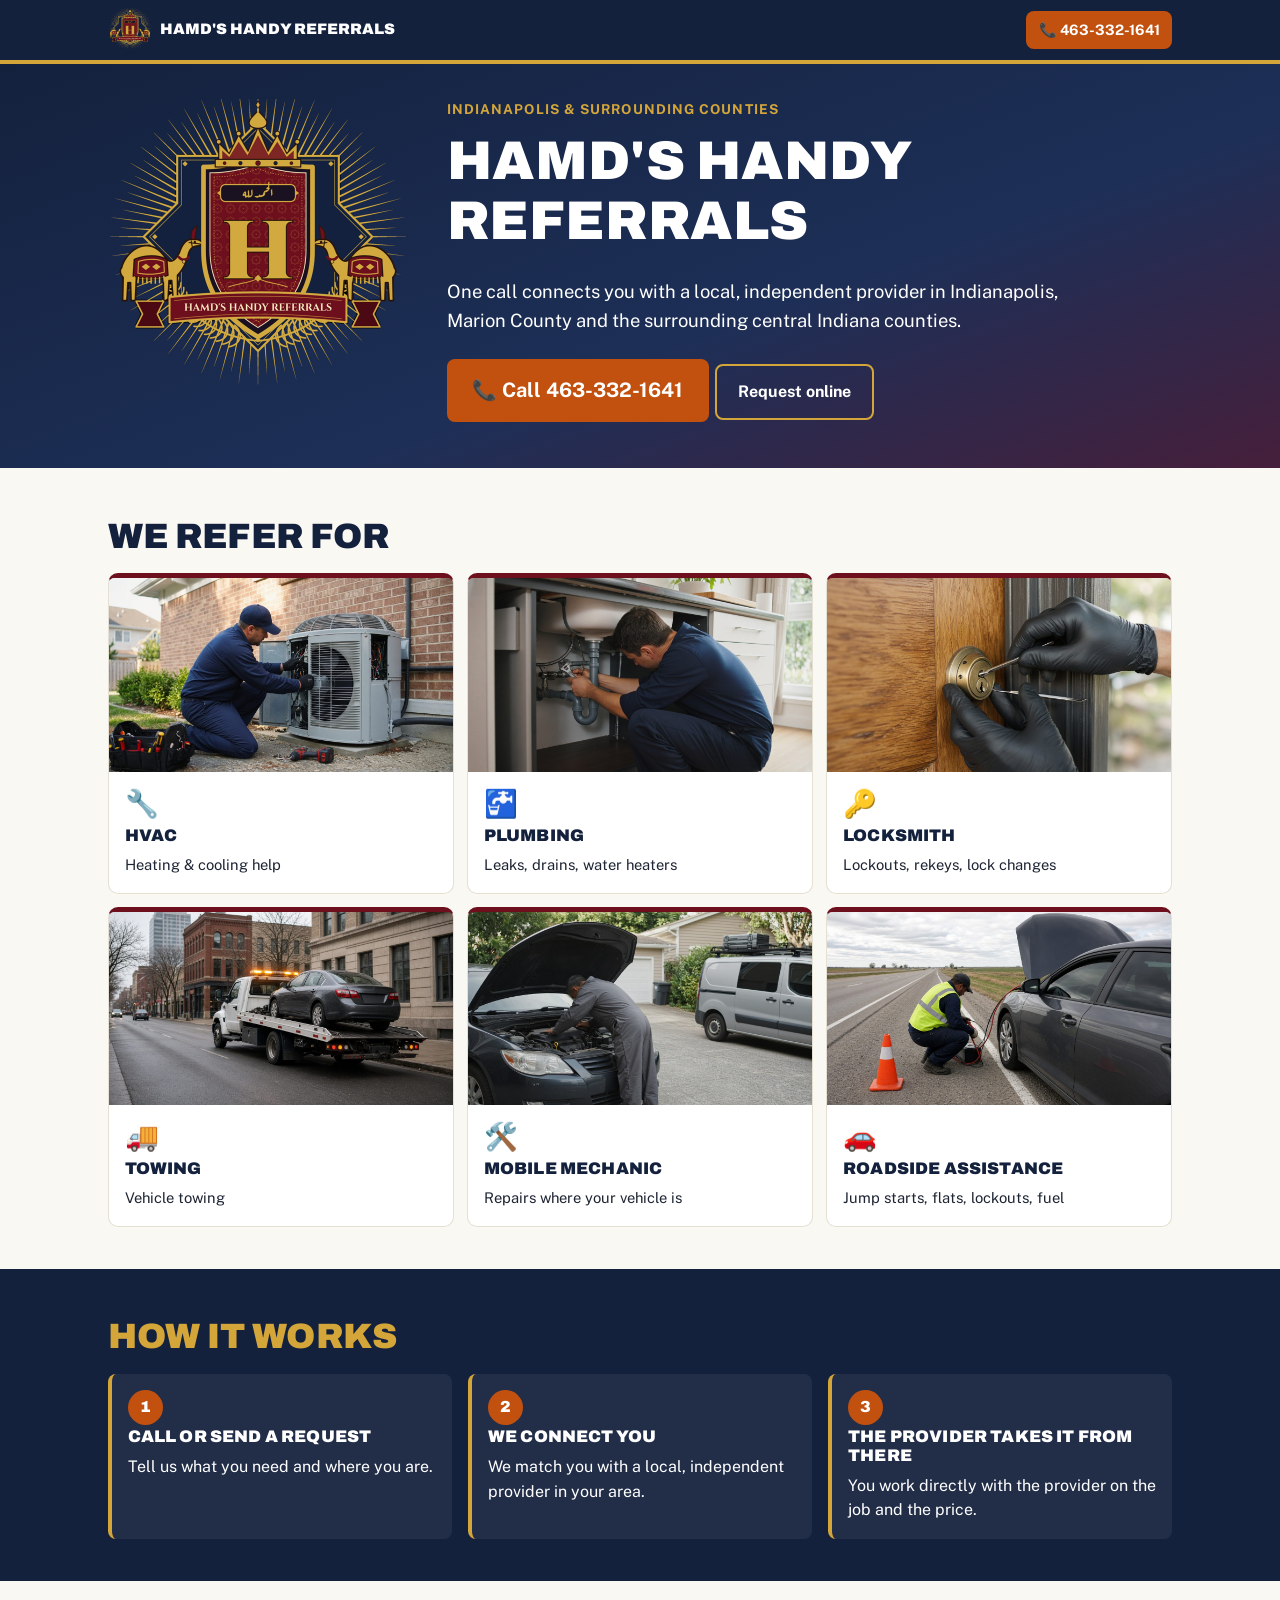
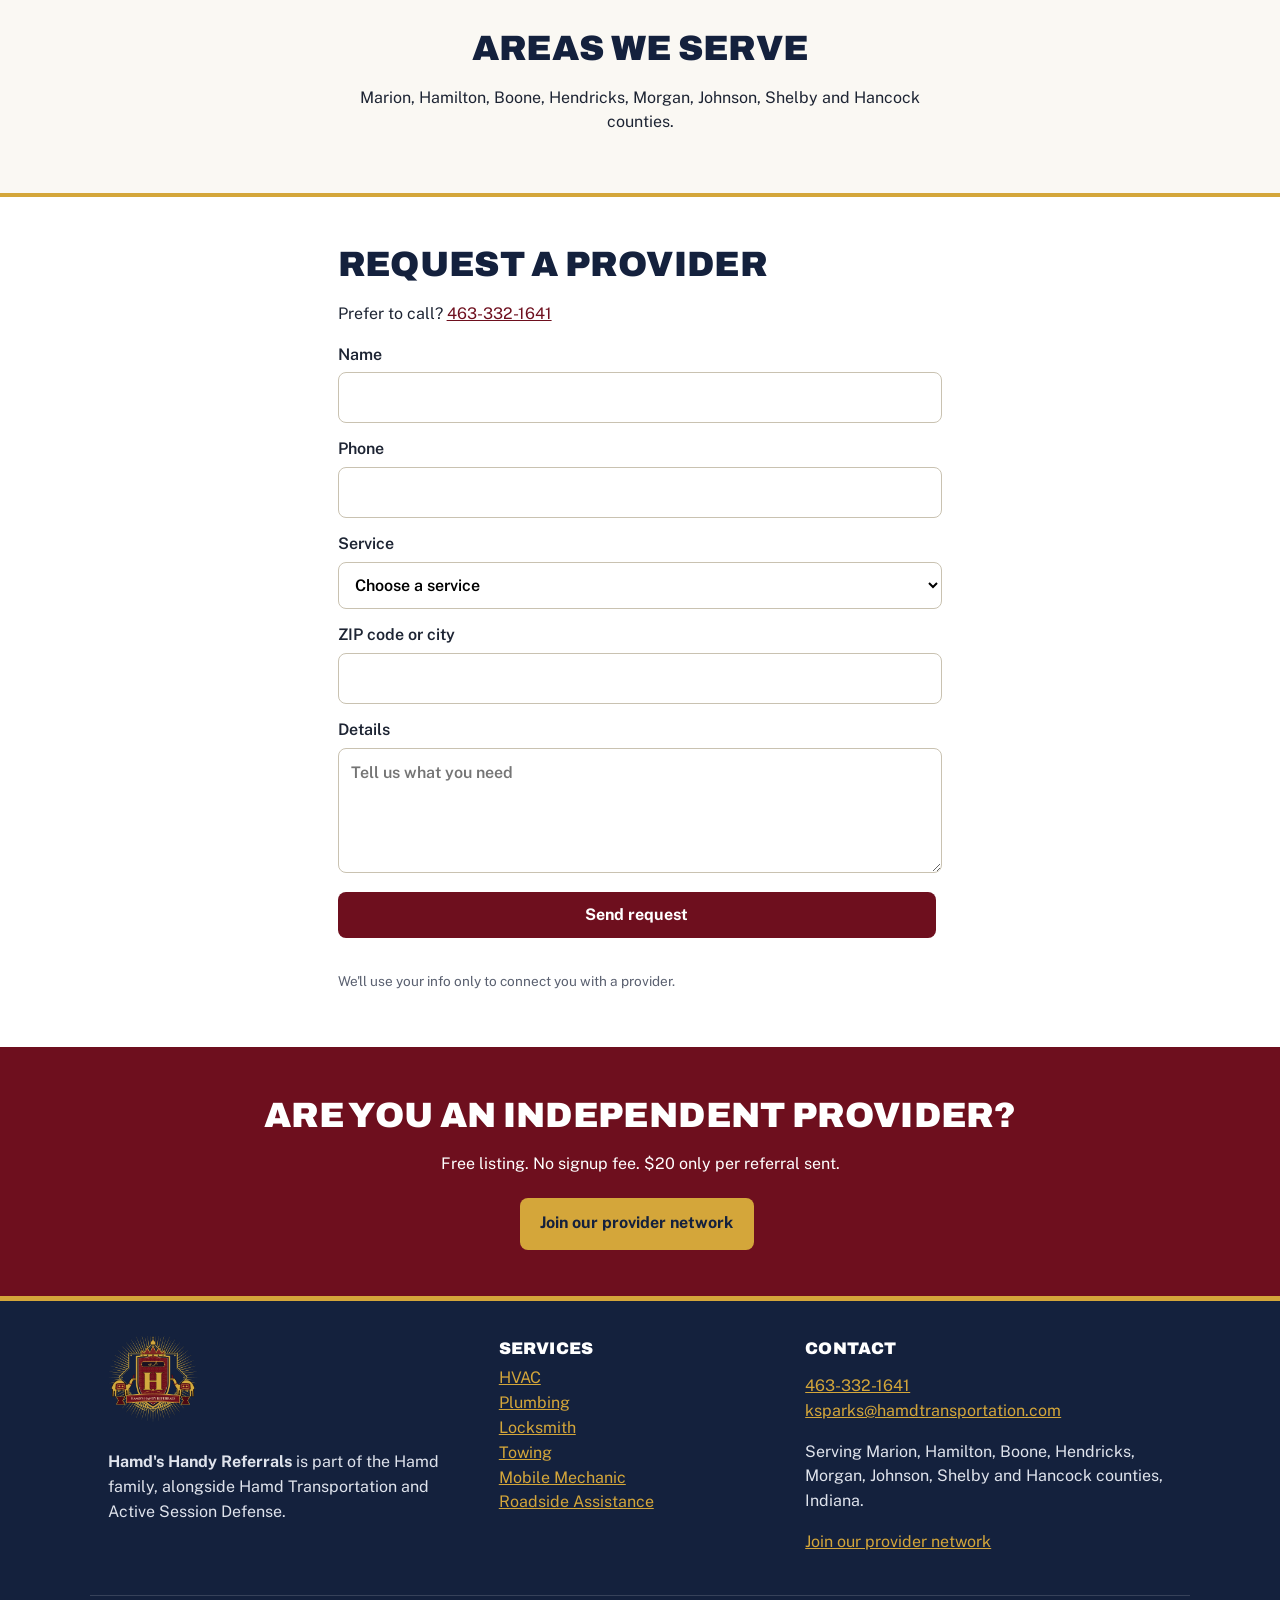
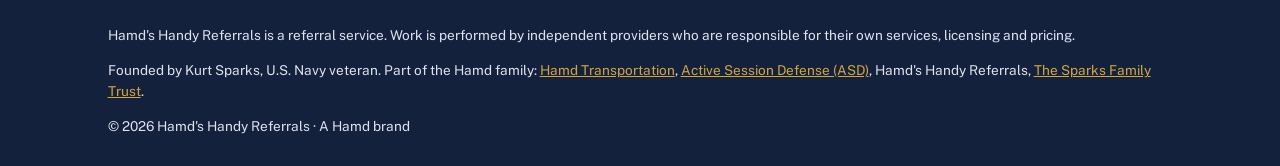
<file: index.html>
<!doctype html><html lang="en"><head><meta charset="utf-8"><meta name="viewport" content="width=device-width,initial-scale=1">

<!--seo--><title>Local Service Referrals in Indianapolis | Hamd's Handy Referrals</title><meta name="description" content="One call to Hamd&#x27;s Handy Referrals connects you with a local, independent HVAC, plumbing, locksmith, towing, mobile mechanic or roadside provider in Indianapolis and central Indiana."><link rel="canonical" href="https://referrals.hamdtransportation.com/"><meta property="og:type" content="website"><meta property="og:site_name" content="Hamd&#x27;s Handy Referrals"><meta property="og:title" content="Local Service Referrals in Indianapolis | Hamd&#x27;s Handy Referrals"><meta property="og:description" content="One call to Hamd&#x27;s Handy Referrals connects you with a local, independent HVAC, plumbing, locksmith, towing, mobile mechanic or roadside provider in Indianapolis and central Indiana."><meta property="og:url" content="https://referrals.hamdtransportation.com/"><meta property="og:image" content="https://referrals.hamdtransportation.com/assets/crest.png"><meta property="og:locale" content="en_US"><meta name="twitter:card" content="summary_large_image"><script type="application/ld+json">
{
 "@context": "https://schema.org",
 "@graph": [
  {
   "@type": "Organization",
   "@id": "https://hamdtransportation.com/#org",
   "name": "Hamd Transportation LLC",
   "url": "https://hamdtransportation.com",
   "founder": {
    "@id": "https://referrals.hamdtransportation.com/#kurt-sparks"
   },
   "subOrganization": [
    {
     "@id": "https://referrals.hamdtransportation.com/#hhr"
    },
    {
     "@type": "Organization",
     "name": "The Sparks Family Trust",
     "url": "https://www.google.com/maps/place/The+Sparks+Family+Trust/@39.7718047,-86.0951598,17z/data=!3m1!4b1!4m6!3m5!1s0x886b514a44e98f8f:0x662f63c8d08b95a8!8m2!3d39.7718047!4d-86.0951598!16s%2Fg%2F11z13fm9kf",
     "telephone": "+1-317-520-6662"
    }
   ],
   "brand": {
    "@type": "Brand",
    "name": "Hamd's Handy Referrals",
    "url": "https://referrals.hamdtransportation.com/"
   }
  },
  {
   "@type": "Person",
   "@id": "https://referrals.hamdtransportation.com/#kurt-sparks",
   "name": "Kurt Sparks",
   "jobTitle": "Founder",
   "worksFor": {
    "@id": "https://hamdtransportation.com/#org"
   },
   "sameAs": [
    "https://hamdtransportation.com",
    "https://www.activesessiondefense.com"
   ]
  },
  {
   "@type": "LocalBusiness",
   "@id": "https://referrals.hamdtransportation.com/#hhr",
   "name": "Hamd's Handy Referrals",
   "url": "https://referrals.hamdtransportation.com/",
   "logo": "https://referrals.hamdtransportation.com/assets/crest.png",
   "image": "https://referrals.hamdtransportation.com/assets/crest.png",
   "telephone": "+1-463-332-1641",
   "email": "ksparks@hamdtransportation.com",
   "founder": {
    "@id": "https://referrals.hamdtransportation.com/#kurt-sparks"
   },
   "parentOrganization": {
    "@id": "https://hamdtransportation.com/#org"
   },
   "areaServed": [
    {
     "@type": "City",
     "name": "Indianapolis, IN"
    },
    {
     "@type": "AdministrativeArea",
     "name": "Marion County, IN"
    },
    {
     "@type": "AdministrativeArea",
     "name": "Hamilton County, IN"
    },
    {
     "@type": "AdministrativeArea",
     "name": "Boone County, IN"
    },
    {
     "@type": "AdministrativeArea",
     "name": "Hendricks County, IN"
    },
    {
     "@type": "AdministrativeArea",
     "name": "Morgan County, IN"
    },
    {
     "@type": "AdministrativeArea",
     "name": "Johnson County, IN"
    },
    {
     "@type": "AdministrativeArea",
     "name": "Shelby County, IN"
    },
    {
     "@type": "AdministrativeArea",
     "name": "Hancock County, IN"
    }
   ]
  }
 ]
}
</script><!--/seo--><link rel="icon" href="assets/favicon.png"><link rel="preconnect" href="https://fonts.googleapis.com"><link rel="preconnect" href="https://fonts.gstatic.com" crossorigin>
<link href="https://fonts.googleapis.com/css2?family=Archivo:wght@800;900&family=Public+Sans:wght@400;600;700&display=swap" rel="stylesheet">
<link rel="stylesheet" href="styles.css"></head><body>
<header class="top"><div class="wrap bar"><a class="brand" href="index.html"><img src="assets/crest.png" alt="" width="44" height="44"><span>Hamd's Handy Referrals</span></a>
<a class="btn btn-call sm" href="tel:4633321641">📞 463-332-1641</a></div></header><main>
<section class="hero"><div class="wrap hgrid"><img class="crest" src="assets/crest.png" alt="Hamd's Handy Referrals crest" width="300" height="300">
<div><p class="eyebrow">Indianapolis &amp; surrounding counties</p><h1>Hamd's Handy Referrals</h1>
<p class="lead">One call connects you with a local, independent provider in Indianapolis, Marion County and the surrounding central Indiana counties.</p>
<a class="btn btn-call big" href="tel:4633321641">📞 Call 463-332-1641</a><a class="btn btn-ghost" href="#request">Request online</a></div></div></section>
<section class="sec"><div class="wrap"><h2>We refer for</h2><div class="cards"><a class="card" href="hvac.html"><img class="thumb" src="assets/hero_hvac.jpg" alt="HVAC technician servicing an outdoor air conditioning unit" width="1280" height="720" loading="lazy"><span class="ic">🔧</span><h3>HVAC</h3><p>Heating & cooling help</p></a><a class="card" href="plumbing.html"><img class="thumb" src="assets/hero_plumbing.jpg" alt="Plumber repairing pipes under a kitchen sink" width="1280" height="720" loading="lazy"><span class="ic">🚰</span><h3>Plumbing</h3><p>Leaks, drains, water heaters</p></a><a class="card" href="locksmith.html"><img class="thumb" src="assets/hero_locksmith.jpg" alt="Locksmith working on a residential door lock" width="1280" height="720" loading="lazy"><span class="ic">🔑</span><h3>Locksmith</h3><p>Lockouts, rekeys, lock changes</p></a><a class="card" href="towing.html"><img class="thumb" src="assets/hero_towing.jpg" alt="Tow truck loading a car on a city street" width="1280" height="720" loading="lazy"><span class="ic">🚚</span><h3>Towing</h3><p>Vehicle towing</p></a><a class="card" href="mobile-mechanic.html"><img class="thumb" src="assets/hero_mobile_mechanic.jpg" alt="Mobile mechanic repairing a car in a driveway" width="1280" height="720" loading="lazy"><span class="ic">🛠️</span><h3>Mobile Mechanic</h3><p>Repairs where your vehicle is</p></a><a class="card" href="roadside.html"><img class="thumb" src="assets/hero_roadside.jpg" alt="Roadside assistance jump-starting a car on a highway shoulder" width="1280" height="720" loading="lazy"><span class="ic">🚗</span><h3>Roadside Assistance</h3><p>Jump starts, flats, lockouts, fuel</p></a></div></div></section>
<section class="sec navy"><div class="wrap"><h2>How it works</h2><ol class="steps">
<li><span>1</span><h3>Call or send a request</h3><p>Tell us what you need and where you are.</p></li>
<li><span>2</span><h3>We connect you</h3><p>We match you with a local, independent provider in your area.</p></li>
<li><span>3</span><h3>The provider takes it from there</h3><p>You work directly with the provider on the job and the price.</p></li></ol></div></section>
<section class="sec"><div class="wrap narrow center"><h2>Areas we serve</h2><p>Marion, Hamilton, Boone, Hendricks, Morgan, Johnson, Shelby and Hancock counties.</p></div></section>
<section class="sec alt" id="request"><div class="wrap narrow"><h2>Request a provider</h2><p>Prefer to call? <a href="tel:4633321641">463-332-1641</a></p>
<!-- Form delivered by FormSubmit to ksparks@hamdtransportation.com. First submission triggers a one-time activation email. -->
<form class="form" action="https://formsubmit.co/ksparks@hamdtransportation.com" method="POST">
<input type="hidden" name="_subject" value="New customer request - Hamd's Handy Referrals">
<input type="hidden" name="_next" value="https://referrals.hamdtransportation.com/thanks.html">
<input type="hidden" name="_template" value="table">
<label>Name<input name="name" required autocomplete="name"></label>
<label>Phone<input name="phone" type="tel" required autocomplete="tel"></label>
<label>Service<select name="service" required><option value="">Choose a service</option><option>HVAC</option><option>Plumbing</option><option>Locksmith</option><option>Towing</option><option>Mobile Mechanic</option><option>Roadside Assistance</option></select></label>
<label>ZIP code or city<input name="location" required autocomplete="postal-code"></label>
<label>Details<textarea name="details" rows="4" placeholder="Tell us what you need"></textarea></label>
<button class="btn btn-main" type="submit">Send request</button>
<p class="small">We'll use your info only to connect you with a provider.</p></form></div></section>
<section class="sec cta"><div class="wrap center"><h2>Are you an independent provider?</h2><p>Free listing. No signup fee. $20 only per referral sent.</p><a class="btn btn-main" href="providers.html">Join our provider network</a></div></section></main><footer class="foot"><div class="wrap fgrid">
<div><img src="assets/crest.png" alt="Hamd's Handy Referrals crest" width="90" height="90" loading="lazy"><p><strong>Hamd's Handy Referrals</strong> is part of the Hamd family, alongside Hamd Transportation and Active Session Defense.</p></div>
<div><h3>Services</h3><ul><li><a href="hvac.html">HVAC</a></li><li><a href="plumbing.html">Plumbing</a></li><li><a href="locksmith.html">Locksmith</a></li><li><a href="towing.html">Towing</a></li><li><a href="mobile-mechanic.html">Mobile Mechanic</a></li><li><a href="roadside.html">Roadside Assistance</a></li></ul></div>
<div><h3>Contact</h3><p><a href="tel:4633321641">463-332-1641</a><br><a href="mailto:ksparks@hamdtransportation.com">ksparks@hamdtransportation.com</a></p><p>Serving Marion, Hamilton, Boone, Hendricks, Morgan, Johnson, Shelby and Hancock counties, Indiana.</p><p><a href="providers.html">Join our provider network</a></p></div></div>
<div class="wrap disc"><p>Hamd's Handy Referrals is a referral service. Work is performed by independent providers who are responsible for their own services, licensing and pricing.</p><p class="family">Founded by Kurt Sparks, U.S. Navy veteran. Part of the Hamd family: <a href="https://www.hamdtransportation.com" target="_blank" rel="noopener">Hamd Transportation</a>, <a href="https://www.activesessiondefense.com" target="_blank" rel="noopener">Active Session Defense (ASD)</a>, Hamd's Handy Referrals, <a href="https://www.google.com/maps/place/The+Sparks+Family+Trust/@39.7718047,-86.0951598,17z/data=!3m1!4b1!4m6!3m5!1s0x886b514a44e98f8f:0x662f63c8d08b95a8!8m2!3d39.7718047!4d-86.0951598!16s%2Fg%2F11z13fm9kf" target="_blank" rel="noopener">The Sparks Family Trust</a>.</p><p>&copy; 2026 Hamd's Handy Referrals &middot; A Hamd brand</p></div></footer></body></html>
</file>
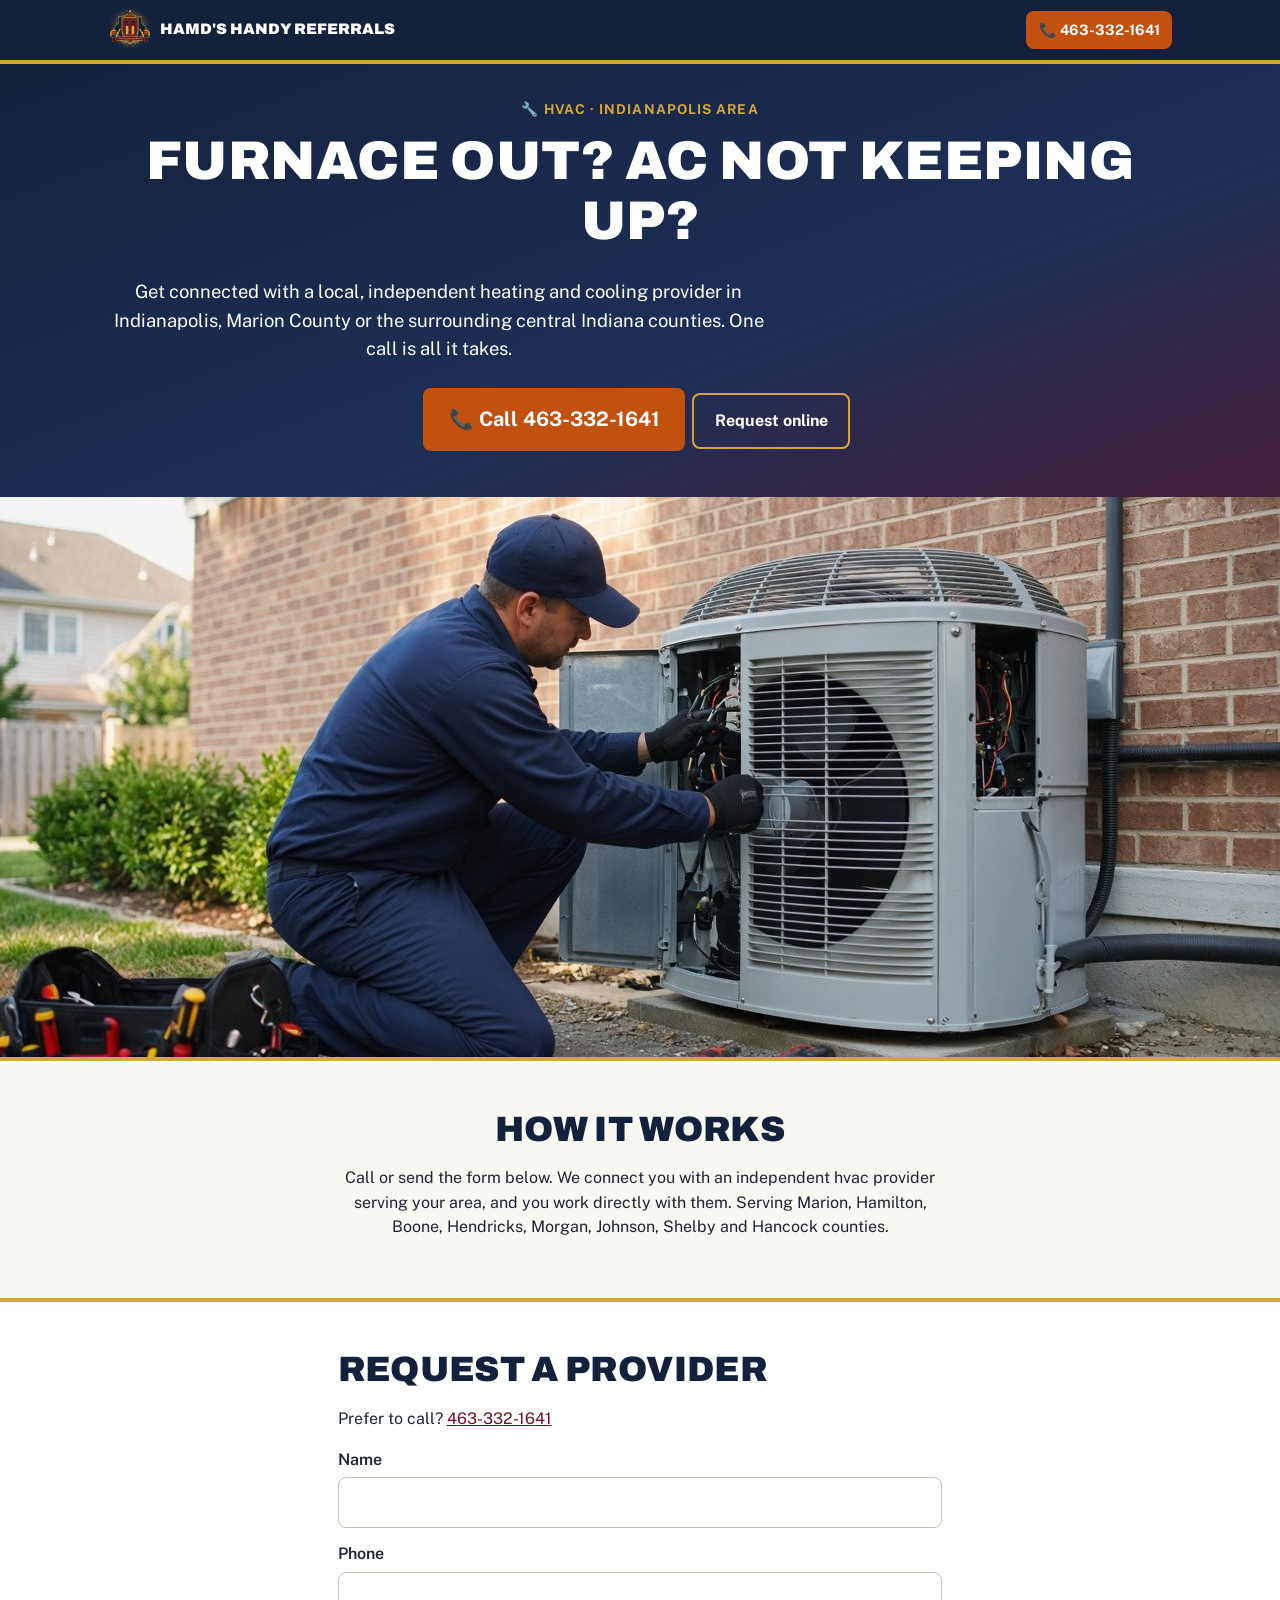
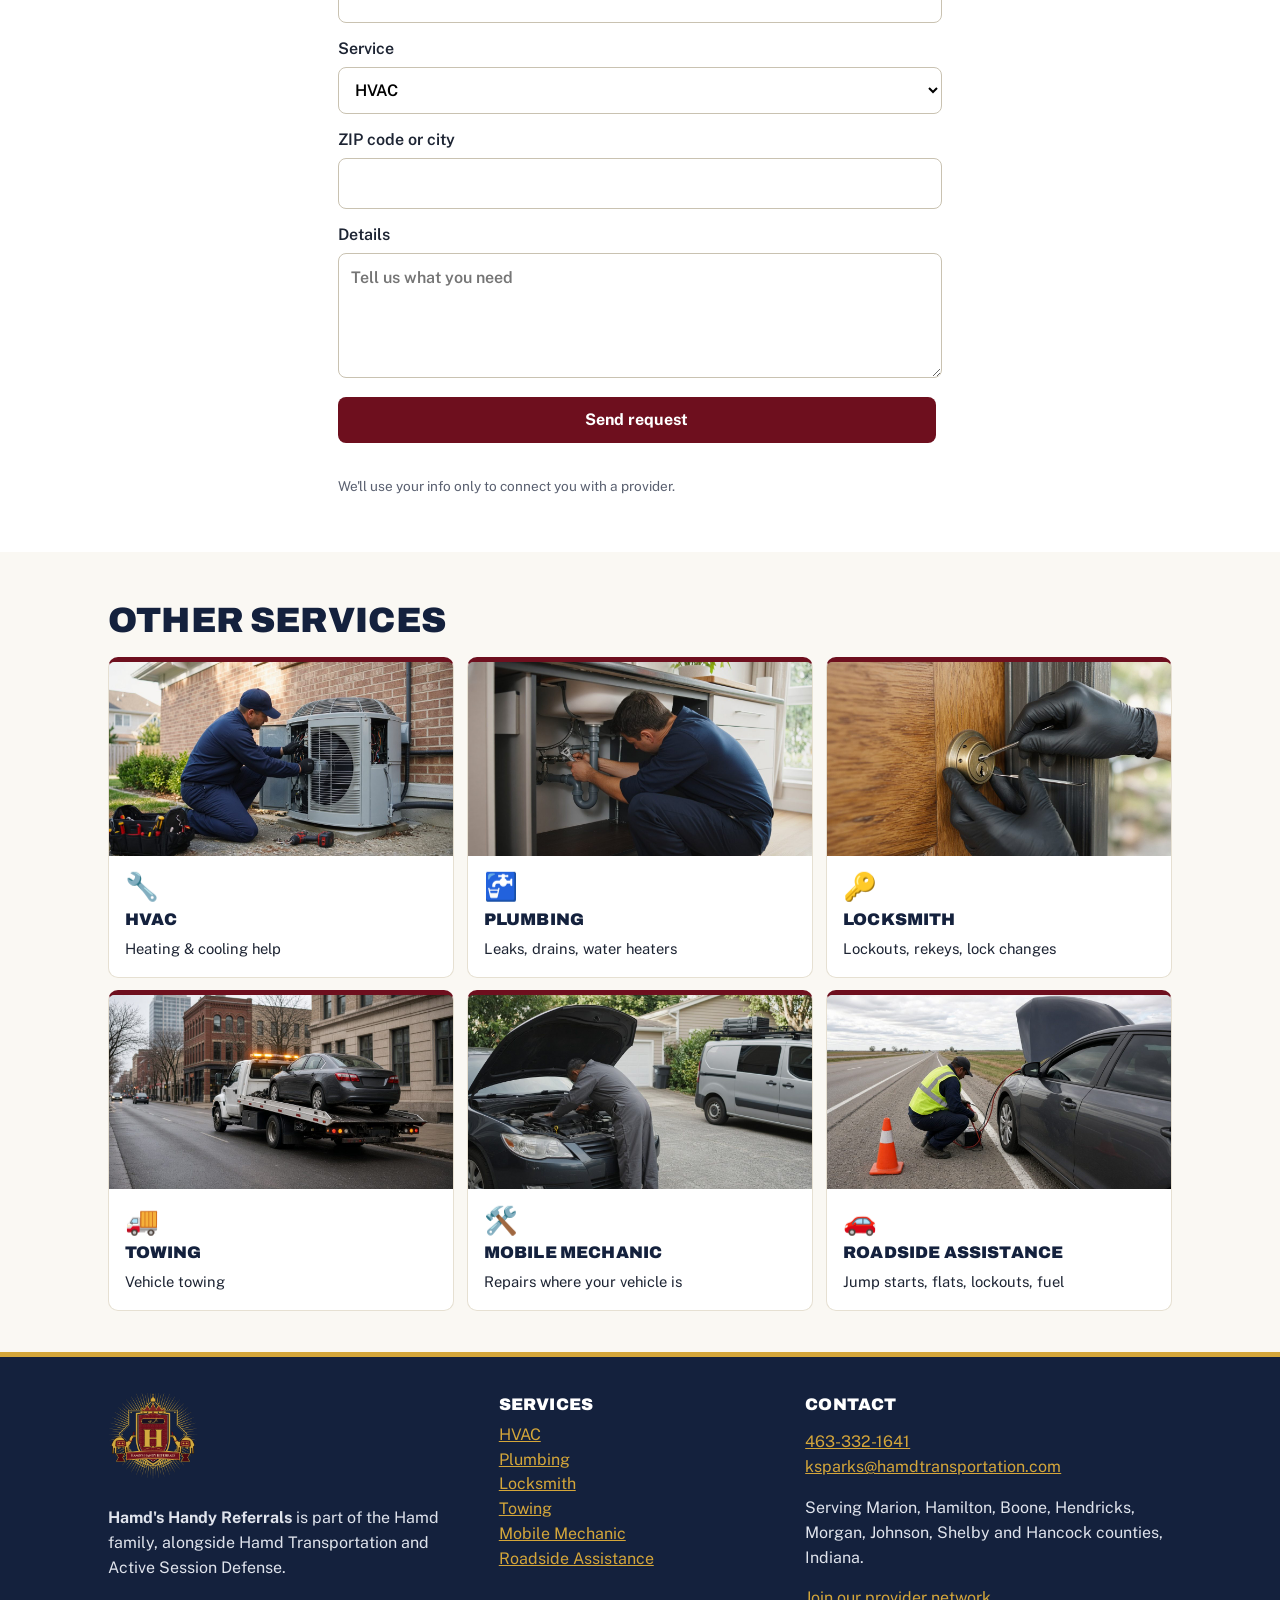
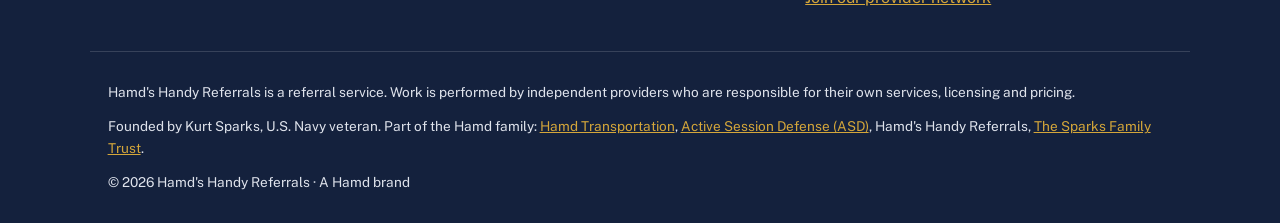
<file: hvac.html>
<!doctype html><html lang="en"><head><meta charset="utf-8"><meta name="viewport" content="width=device-width,initial-scale=1">

<!--seo--><title>HVAC &amp; Furnace Repair Referrals in Indianapolis | Hamd's Handy Referrals</title><meta name="description" content="Furnace out or AC not keeping up? Hamd&#x27;s Handy Referrals connects you with a local, independent heating and cooling provider in Indianapolis and Marion County."><link rel="canonical" href="https://referrals.hamdtransportation.com/hvac.html"><meta property="og:type" content="website"><meta property="og:site_name" content="Hamd&#x27;s Handy Referrals"><meta property="og:title" content="HVAC &amp; Furnace Repair Referrals in Indianapolis | Hamd&#x27;s Handy Referrals"><meta property="og:description" content="Furnace out or AC not keeping up? Hamd&#x27;s Handy Referrals connects you with a local, independent heating and cooling provider in Indianapolis and Marion County."><meta property="og:url" content="https://referrals.hamdtransportation.com/hvac.html"><meta property="og:image" content="https://referrals.hamdtransportation.com/assets/hero_hvac.jpg"><meta property="og:locale" content="en_US"><meta name="twitter:card" content="summary_large_image"><script type="application/ld+json">
{
 "@context": "https://schema.org",
 "@graph": [
  {
   "@type": "Organization",
   "@id": "https://hamdtransportation.com/#org",
   "name": "Hamd Transportation LLC",
   "url": "https://hamdtransportation.com",
   "founder": {
    "@id": "https://referrals.hamdtransportation.com/#kurt-sparks"
   },
   "subOrganization": [
    {
     "@id": "https://referrals.hamdtransportation.com/#hhr"
    },
    {
     "@type": "Organization",
     "name": "The Sparks Family Trust",
     "url": "https://www.google.com/maps/place/The+Sparks+Family+Trust/@39.7718047,-86.0951598,17z/data=!3m1!4b1!4m6!3m5!1s0x886b514a44e98f8f:0x662f63c8d08b95a8!8m2!3d39.7718047!4d-86.0951598!16s%2Fg%2F11z13fm9kf",
     "telephone": "+1-317-520-6662"
    }
   ],
   "brand": {
    "@type": "Brand",
    "name": "Hamd's Handy Referrals",
    "url": "https://referrals.hamdtransportation.com/"
   }
  },
  {
   "@type": "Person",
   "@id": "https://referrals.hamdtransportation.com/#kurt-sparks",
   "name": "Kurt Sparks",
   "jobTitle": "Founder",
   "worksFor": {
    "@id": "https://hamdtransportation.com/#org"
   },
   "sameAs": [
    "https://hamdtransportation.com",
    "https://www.activesessiondefense.com"
   ]
  },
  {
   "@type": "LocalBusiness",
   "@id": "https://referrals.hamdtransportation.com/#hhr",
   "name": "Hamd's Handy Referrals",
   "url": "https://referrals.hamdtransportation.com/",
   "logo": "https://referrals.hamdtransportation.com/assets/crest.png",
   "image": "https://referrals.hamdtransportation.com/assets/crest.png",
   "telephone": "+1-463-332-1641",
   "email": "ksparks@hamdtransportation.com",
   "founder": {
    "@id": "https://referrals.hamdtransportation.com/#kurt-sparks"
   },
   "parentOrganization": {
    "@id": "https://hamdtransportation.com/#org"
   },
   "areaServed": [
    {
     "@type": "City",
     "name": "Indianapolis, IN"
    },
    {
     "@type": "AdministrativeArea",
     "name": "Marion County, IN"
    },
    {
     "@type": "AdministrativeArea",
     "name": "Hamilton County, IN"
    },
    {
     "@type": "AdministrativeArea",
     "name": "Boone County, IN"
    },
    {
     "@type": "AdministrativeArea",
     "name": "Hendricks County, IN"
    },
    {
     "@type": "AdministrativeArea",
     "name": "Morgan County, IN"
    },
    {
     "@type": "AdministrativeArea",
     "name": "Johnson County, IN"
    },
    {
     "@type": "AdministrativeArea",
     "name": "Shelby County, IN"
    },
    {
     "@type": "AdministrativeArea",
     "name": "Hancock County, IN"
    }
   ]
  },
  {
   "@type": "Service",
   "name": "HVAC referrals in Indianapolis",
   "serviceType": "HVAC referral",
   "url": "https://referrals.hamdtransportation.com/hvac.html",
   "provider": {
    "@id": "https://referrals.hamdtransportation.com/#hhr"
   },
   "areaServed": {
    "@type": "City",
    "name": "Indianapolis, IN"
   }
  }
 ]
}
</script><!--/seo--><link rel="icon" href="assets/favicon.png"><link rel="preconnect" href="https://fonts.googleapis.com"><link rel="preconnect" href="https://fonts.gstatic.com" crossorigin>
<link href="https://fonts.googleapis.com/css2?family=Archivo:wght@800;900&family=Public+Sans:wght@400;600;700&display=swap" rel="stylesheet">
<link rel="stylesheet" href="styles.css"></head><body>
<header class="top"><div class="wrap bar"><a class="brand" href="index.html"><img src="assets/crest.png" alt="" width="44" height="44"><span>Hamd's Handy Referrals</span></a>
<a class="btn btn-call sm" href="tel:4633321641">📞 463-332-1641</a></div></header><main>
<section class="hero sm"><div class="wrap center"><p class="eyebrow">🔧 HVAC &middot; Indianapolis area</p><h1>Furnace out? AC not keeping up?</h1><p class="lead">Get connected with a local, independent heating and cooling provider in Indianapolis, Marion County or the surrounding central Indiana counties. One call is all it takes.</p>
<a class="btn btn-call big" href="tel:4633321641">📞 Call 463-332-1641</a><a class="btn btn-ghost" href="#request">Request online</a></div></section>
<figure class="hero-img"><img src="assets/hero_hvac.jpg" alt="HVAC technician servicing an outdoor air conditioning unit" width="1280" height="720" loading="eager"></figure>
<section class="sec"><div class="wrap narrow center"><h2>How it works</h2><p>Call or send the form below. We connect you with an independent hvac provider serving your area, and you work directly with them. Serving Marion, Hamilton, Boone, Hendricks, Morgan, Johnson, Shelby and Hancock counties.</p></div></section>
<section class="sec alt" id="request"><div class="wrap narrow"><h2>Request a provider</h2><p>Prefer to call? <a href="tel:4633321641">463-332-1641</a></p>
<!-- Form delivered by FormSubmit to ksparks@hamdtransportation.com. First submission triggers a one-time activation email. -->
<form class="form" action="https://formsubmit.co/ksparks@hamdtransportation.com" method="POST">
<input type="hidden" name="_subject" value="New customer request - Hamd's Handy Referrals">
<input type="hidden" name="_next" value="https://referrals.hamdtransportation.com/thanks.html">
<input type="hidden" name="_template" value="table">
<label>Name<input name="name" required autocomplete="name"></label>
<label>Phone<input name="phone" type="tel" required autocomplete="tel"></label>
<label>Service<select name="service" required><option value="">Choose a service</option><option selected>HVAC</option><option>Plumbing</option><option>Locksmith</option><option>Towing</option><option>Mobile Mechanic</option><option>Roadside Assistance</option></select></label>
<label>ZIP code or city<input name="location" required autocomplete="postal-code"></label>
<label>Details<textarea name="details" rows="4" placeholder="Tell us what you need"></textarea></label>
<button class="btn btn-main" type="submit">Send request</button>
<p class="small">We'll use your info only to connect you with a provider.</p></form></div></section><section class="sec"><div class="wrap"><h2>Other services</h2><div class="cards"><a class="card" href="hvac.html"><img class="thumb" src="assets/hero_hvac.jpg" alt="HVAC technician servicing an outdoor air conditioning unit" width="1280" height="720" loading="lazy"><span class="ic">🔧</span><h3>HVAC</h3><p>Heating & cooling help</p></a><a class="card" href="plumbing.html"><img class="thumb" src="assets/hero_plumbing.jpg" alt="Plumber repairing pipes under a kitchen sink" width="1280" height="720" loading="lazy"><span class="ic">🚰</span><h3>Plumbing</h3><p>Leaks, drains, water heaters</p></a><a class="card" href="locksmith.html"><img class="thumb" src="assets/hero_locksmith.jpg" alt="Locksmith working on a residential door lock" width="1280" height="720" loading="lazy"><span class="ic">🔑</span><h3>Locksmith</h3><p>Lockouts, rekeys, lock changes</p></a><a class="card" href="towing.html"><img class="thumb" src="assets/hero_towing.jpg" alt="Tow truck loading a car on a city street" width="1280" height="720" loading="lazy"><span class="ic">🚚</span><h3>Towing</h3><p>Vehicle towing</p></a><a class="card" href="mobile-mechanic.html"><img class="thumb" src="assets/hero_mobile_mechanic.jpg" alt="Mobile mechanic repairing a car in a driveway" width="1280" height="720" loading="lazy"><span class="ic">🛠️</span><h3>Mobile Mechanic</h3><p>Repairs where your vehicle is</p></a><a class="card" href="roadside.html"><img class="thumb" src="assets/hero_roadside.jpg" alt="Roadside assistance jump-starting a car on a highway shoulder" width="1280" height="720" loading="lazy"><span class="ic">🚗</span><h3>Roadside Assistance</h3><p>Jump starts, flats, lockouts, fuel</p></a></div></div></section></main><footer class="foot"><div class="wrap fgrid">
<div><img src="assets/crest.png" alt="Hamd's Handy Referrals crest" width="90" height="90" loading="lazy"><p><strong>Hamd's Handy Referrals</strong> is part of the Hamd family, alongside Hamd Transportation and Active Session Defense.</p></div>
<div><h3>Services</h3><ul><li><a href="hvac.html">HVAC</a></li><li><a href="plumbing.html">Plumbing</a></li><li><a href="locksmith.html">Locksmith</a></li><li><a href="towing.html">Towing</a></li><li><a href="mobile-mechanic.html">Mobile Mechanic</a></li><li><a href="roadside.html">Roadside Assistance</a></li></ul></div>
<div><h3>Contact</h3><p><a href="tel:4633321641">463-332-1641</a><br><a href="mailto:ksparks@hamdtransportation.com">ksparks@hamdtransportation.com</a></p><p>Serving Marion, Hamilton, Boone, Hendricks, Morgan, Johnson, Shelby and Hancock counties, Indiana.</p><p><a href="providers.html">Join our provider network</a></p></div></div>
<div class="wrap disc"><p>Hamd's Handy Referrals is a referral service. Work is performed by independent providers who are responsible for their own services, licensing and pricing.</p><p class="family">Founded by Kurt Sparks, U.S. Navy veteran. Part of the Hamd family: <a href="https://www.hamdtransportation.com" target="_blank" rel="noopener">Hamd Transportation</a>, <a href="https://www.activesessiondefense.com" target="_blank" rel="noopener">Active Session Defense (ASD)</a>, Hamd's Handy Referrals, <a href="https://www.google.com/maps/place/The+Sparks+Family+Trust/@39.7718047,-86.0951598,17z/data=!3m1!4b1!4m6!3m5!1s0x886b514a44e98f8f:0x662f63c8d08b95a8!8m2!3d39.7718047!4d-86.0951598!16s%2Fg%2F11z13fm9kf" target="_blank" rel="noopener">The Sparks Family Trust</a>.</p><p>&copy; 2026 Hamd's Handy Referrals &middot; A Hamd brand</p></div></footer></body></html>
</file>
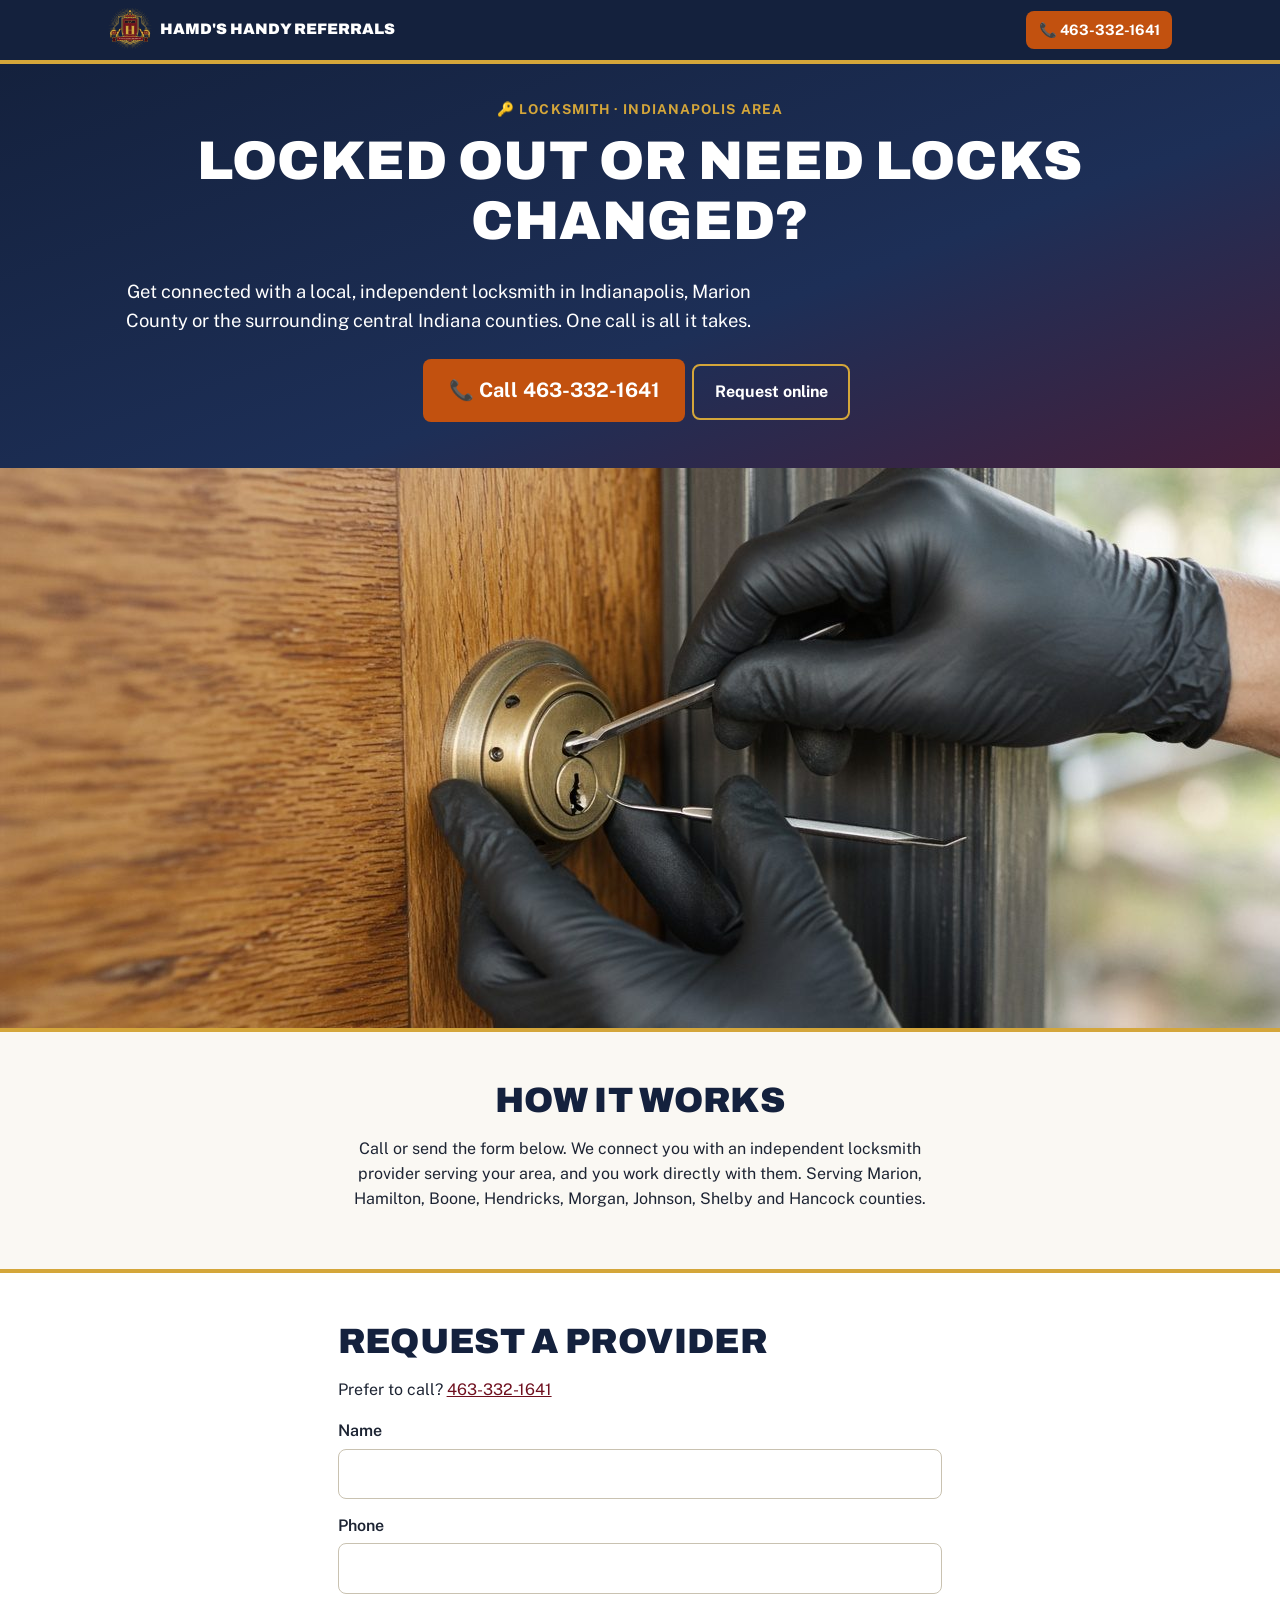
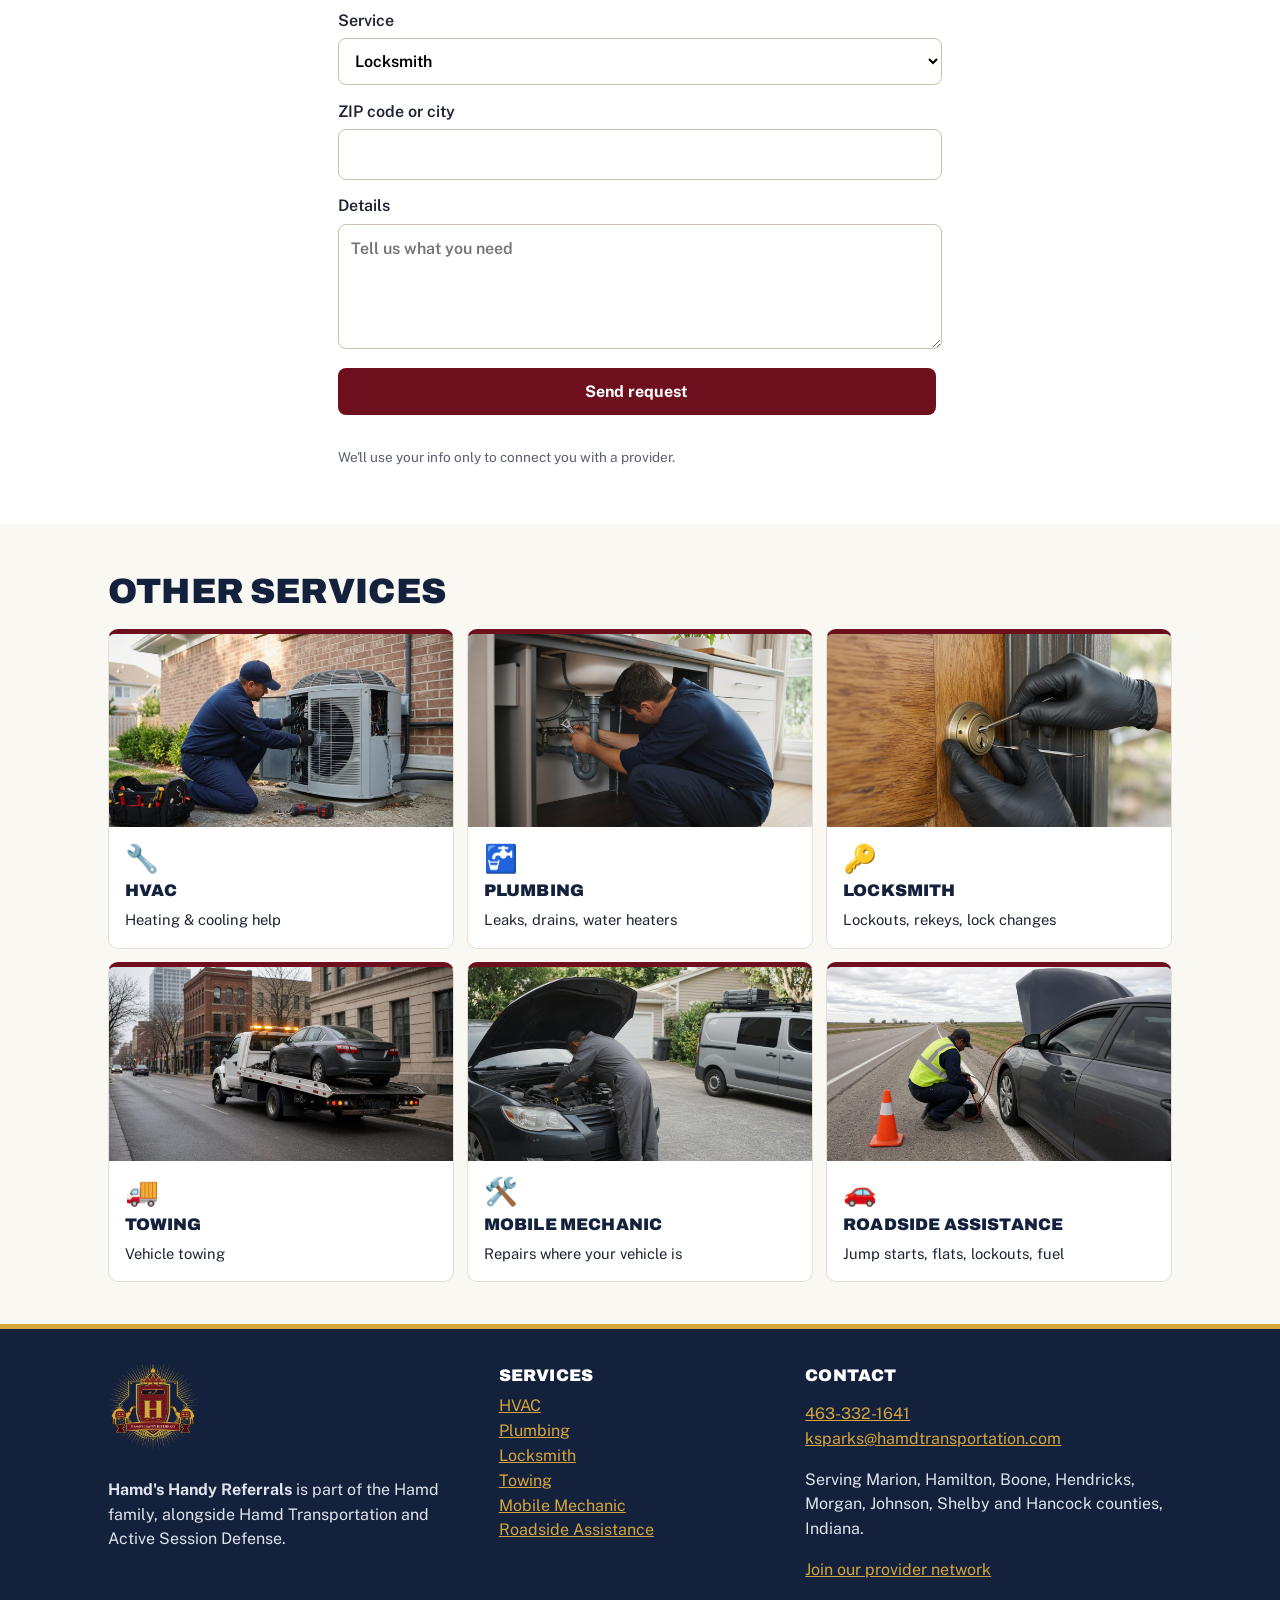
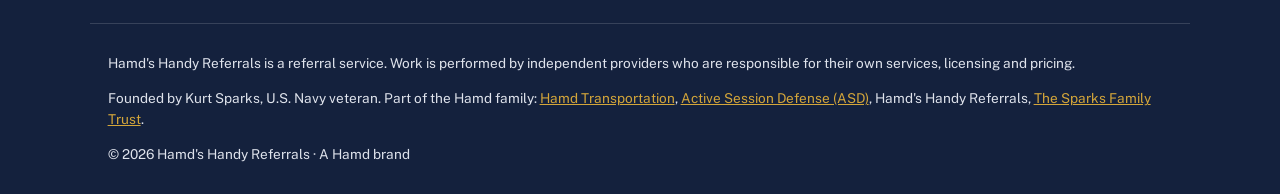
<file: locksmith.html>
<!doctype html><html lang="en"><head><meta charset="utf-8"><meta name="viewport" content="width=device-width,initial-scale=1">

<!--seo--><title>Locksmith Referrals in Indianapolis | Hamd's Handy Referrals</title><meta name="description" content="Locked out or need locks changed? Hamd&#x27;s Handy Referrals connects you with a local, independent locksmith in Indianapolis and Marion County."><link rel="canonical" href="https://referrals.hamdtransportation.com/locksmith.html"><meta property="og:type" content="website"><meta property="og:site_name" content="Hamd&#x27;s Handy Referrals"><meta property="og:title" content="Locksmith Referrals in Indianapolis | Hamd&#x27;s Handy Referrals"><meta property="og:description" content="Locked out or need locks changed? Hamd&#x27;s Handy Referrals connects you with a local, independent locksmith in Indianapolis and Marion County."><meta property="og:url" content="https://referrals.hamdtransportation.com/locksmith.html"><meta property="og:image" content="https://referrals.hamdtransportation.com/assets/hero_locksmith.jpg"><meta property="og:locale" content="en_US"><meta name="twitter:card" content="summary_large_image"><script type="application/ld+json">
{
 "@context": "https://schema.org",
 "@graph": [
  {
   "@type": "Organization",
   "@id": "https://hamdtransportation.com/#org",
   "name": "Hamd Transportation LLC",
   "url": "https://hamdtransportation.com",
   "founder": {
    "@id": "https://referrals.hamdtransportation.com/#kurt-sparks"
   },
   "subOrganization": [
    {
     "@id": "https://referrals.hamdtransportation.com/#hhr"
    },
    {
     "@type": "Organization",
     "name": "The Sparks Family Trust",
     "url": "https://www.google.com/maps/place/The+Sparks+Family+Trust/@39.7718047,-86.0951598,17z/data=!3m1!4b1!4m6!3m5!1s0x886b514a44e98f8f:0x662f63c8d08b95a8!8m2!3d39.7718047!4d-86.0951598!16s%2Fg%2F11z13fm9kf",
     "telephone": "+1-317-520-6662"
    }
   ],
   "brand": {
    "@type": "Brand",
    "name": "Hamd's Handy Referrals",
    "url": "https://referrals.hamdtransportation.com/"
   }
  },
  {
   "@type": "Person",
   "@id": "https://referrals.hamdtransportation.com/#kurt-sparks",
   "name": "Kurt Sparks",
   "jobTitle": "Founder",
   "worksFor": {
    "@id": "https://hamdtransportation.com/#org"
   },
   "sameAs": [
    "https://hamdtransportation.com",
    "https://www.activesessiondefense.com"
   ]
  },
  {
   "@type": "LocalBusiness",
   "@id": "https://referrals.hamdtransportation.com/#hhr",
   "name": "Hamd's Handy Referrals",
   "url": "https://referrals.hamdtransportation.com/",
   "logo": "https://referrals.hamdtransportation.com/assets/crest.png",
   "image": "https://referrals.hamdtransportation.com/assets/crest.png",
   "telephone": "+1-463-332-1641",
   "email": "ksparks@hamdtransportation.com",
   "founder": {
    "@id": "https://referrals.hamdtransportation.com/#kurt-sparks"
   },
   "parentOrganization": {
    "@id": "https://hamdtransportation.com/#org"
   },
   "areaServed": [
    {
     "@type": "City",
     "name": "Indianapolis, IN"
    },
    {
     "@type": "AdministrativeArea",
     "name": "Marion County, IN"
    },
    {
     "@type": "AdministrativeArea",
     "name": "Hamilton County, IN"
    },
    {
     "@type": "AdministrativeArea",
     "name": "Boone County, IN"
    },
    {
     "@type": "AdministrativeArea",
     "name": "Hendricks County, IN"
    },
    {
     "@type": "AdministrativeArea",
     "name": "Morgan County, IN"
    },
    {
     "@type": "AdministrativeArea",
     "name": "Johnson County, IN"
    },
    {
     "@type": "AdministrativeArea",
     "name": "Shelby County, IN"
    },
    {
     "@type": "AdministrativeArea",
     "name": "Hancock County, IN"
    }
   ]
  },
  {
   "@type": "Service",
   "name": "Locksmith referrals in Indianapolis",
   "serviceType": "Locksmith referral",
   "url": "https://referrals.hamdtransportation.com/locksmith.html",
   "provider": {
    "@id": "https://referrals.hamdtransportation.com/#hhr"
   },
   "areaServed": {
    "@type": "City",
    "name": "Indianapolis, IN"
   }
  }
 ]
}
</script><!--/seo--><link rel="icon" href="assets/favicon.png"><link rel="preconnect" href="https://fonts.googleapis.com"><link rel="preconnect" href="https://fonts.gstatic.com" crossorigin>
<link href="https://fonts.googleapis.com/css2?family=Archivo:wght@800;900&family=Public+Sans:wght@400;600;700&display=swap" rel="stylesheet">
<link rel="stylesheet" href="styles.css"></head><body>
<header class="top"><div class="wrap bar"><a class="brand" href="index.html"><img src="assets/crest.png" alt="" width="44" height="44"><span>Hamd's Handy Referrals</span></a>
<a class="btn btn-call sm" href="tel:4633321641">📞 463-332-1641</a></div></header><main>
<section class="hero sm"><div class="wrap center"><p class="eyebrow">🔑 Locksmith &middot; Indianapolis area</p><h1>Locked out or need locks changed?</h1><p class="lead">Get connected with a local, independent locksmith in Indianapolis, Marion County or the surrounding central Indiana counties. One call is all it takes.</p>
<a class="btn btn-call big" href="tel:4633321641">📞 Call 463-332-1641</a><a class="btn btn-ghost" href="#request">Request online</a></div></section>
<figure class="hero-img"><img src="assets/hero_locksmith.jpg" alt="Locksmith working on a residential door lock" width="1280" height="720" loading="eager"></figure>
<section class="sec"><div class="wrap narrow center"><h2>How it works</h2><p>Call or send the form below. We connect you with an independent locksmith provider serving your area, and you work directly with them. Serving Marion, Hamilton, Boone, Hendricks, Morgan, Johnson, Shelby and Hancock counties.</p></div></section>
<section class="sec alt" id="request"><div class="wrap narrow"><h2>Request a provider</h2><p>Prefer to call? <a href="tel:4633321641">463-332-1641</a></p>
<!-- Form delivered by FormSubmit to ksparks@hamdtransportation.com. First submission triggers a one-time activation email. -->
<form class="form" action="https://formsubmit.co/ksparks@hamdtransportation.com" method="POST">
<input type="hidden" name="_subject" value="New customer request - Hamd's Handy Referrals">
<input type="hidden" name="_next" value="https://referrals.hamdtransportation.com/thanks.html">
<input type="hidden" name="_template" value="table">
<label>Name<input name="name" required autocomplete="name"></label>
<label>Phone<input name="phone" type="tel" required autocomplete="tel"></label>
<label>Service<select name="service" required><option value="">Choose a service</option><option>HVAC</option><option>Plumbing</option><option selected>Locksmith</option><option>Towing</option><option>Mobile Mechanic</option><option>Roadside Assistance</option></select></label>
<label>ZIP code or city<input name="location" required autocomplete="postal-code"></label>
<label>Details<textarea name="details" rows="4" placeholder="Tell us what you need"></textarea></label>
<button class="btn btn-main" type="submit">Send request</button>
<p class="small">We'll use your info only to connect you with a provider.</p></form></div></section><section class="sec"><div class="wrap"><h2>Other services</h2><div class="cards"><a class="card" href="hvac.html"><img class="thumb" src="assets/hero_hvac.jpg" alt="HVAC technician servicing an outdoor air conditioning unit" width="1280" height="720" loading="lazy"><span class="ic">🔧</span><h3>HVAC</h3><p>Heating & cooling help</p></a><a class="card" href="plumbing.html"><img class="thumb" src="assets/hero_plumbing.jpg" alt="Plumber repairing pipes under a kitchen sink" width="1280" height="720" loading="lazy"><span class="ic">🚰</span><h3>Plumbing</h3><p>Leaks, drains, water heaters</p></a><a class="card" href="locksmith.html"><img class="thumb" src="assets/hero_locksmith.jpg" alt="Locksmith working on a residential door lock" width="1280" height="720" loading="lazy"><span class="ic">🔑</span><h3>Locksmith</h3><p>Lockouts, rekeys, lock changes</p></a><a class="card" href="towing.html"><img class="thumb" src="assets/hero_towing.jpg" alt="Tow truck loading a car on a city street" width="1280" height="720" loading="lazy"><span class="ic">🚚</span><h3>Towing</h3><p>Vehicle towing</p></a><a class="card" href="mobile-mechanic.html"><img class="thumb" src="assets/hero_mobile_mechanic.jpg" alt="Mobile mechanic repairing a car in a driveway" width="1280" height="720" loading="lazy"><span class="ic">🛠️</span><h3>Mobile Mechanic</h3><p>Repairs where your vehicle is</p></a><a class="card" href="roadside.html"><img class="thumb" src="assets/hero_roadside.jpg" alt="Roadside assistance jump-starting a car on a highway shoulder" width="1280" height="720" loading="lazy"><span class="ic">🚗</span><h3>Roadside Assistance</h3><p>Jump starts, flats, lockouts, fuel</p></a></div></div></section></main><footer class="foot"><div class="wrap fgrid">
<div><img src="assets/crest.png" alt="Hamd's Handy Referrals crest" width="90" height="90" loading="lazy"><p><strong>Hamd's Handy Referrals</strong> is part of the Hamd family, alongside Hamd Transportation and Active Session Defense.</p></div>
<div><h3>Services</h3><ul><li><a href="hvac.html">HVAC</a></li><li><a href="plumbing.html">Plumbing</a></li><li><a href="locksmith.html">Locksmith</a></li><li><a href="towing.html">Towing</a></li><li><a href="mobile-mechanic.html">Mobile Mechanic</a></li><li><a href="roadside.html">Roadside Assistance</a></li></ul></div>
<div><h3>Contact</h3><p><a href="tel:4633321641">463-332-1641</a><br><a href="mailto:ksparks@hamdtransportation.com">ksparks@hamdtransportation.com</a></p><p>Serving Marion, Hamilton, Boone, Hendricks, Morgan, Johnson, Shelby and Hancock counties, Indiana.</p><p><a href="providers.html">Join our provider network</a></p></div></div>
<div class="wrap disc"><p>Hamd's Handy Referrals is a referral service. Work is performed by independent providers who are responsible for their own services, licensing and pricing.</p><p class="family">Founded by Kurt Sparks, U.S. Navy veteran. Part of the Hamd family: <a href="https://www.hamdtransportation.com" target="_blank" rel="noopener">Hamd Transportation</a>, <a href="https://www.activesessiondefense.com" target="_blank" rel="noopener">Active Session Defense (ASD)</a>, Hamd's Handy Referrals, <a href="https://www.google.com/maps/place/The+Sparks+Family+Trust/@39.7718047,-86.0951598,17z/data=!3m1!4b1!4m6!3m5!1s0x886b514a44e98f8f:0x662f63c8d08b95a8!8m2!3d39.7718047!4d-86.0951598!16s%2Fg%2F11z13fm9kf" target="_blank" rel="noopener">The Sparks Family Trust</a>.</p><p>&copy; 2026 Hamd's Handy Referrals &middot; A Hamd brand</p></div></footer></body></html>
</file>
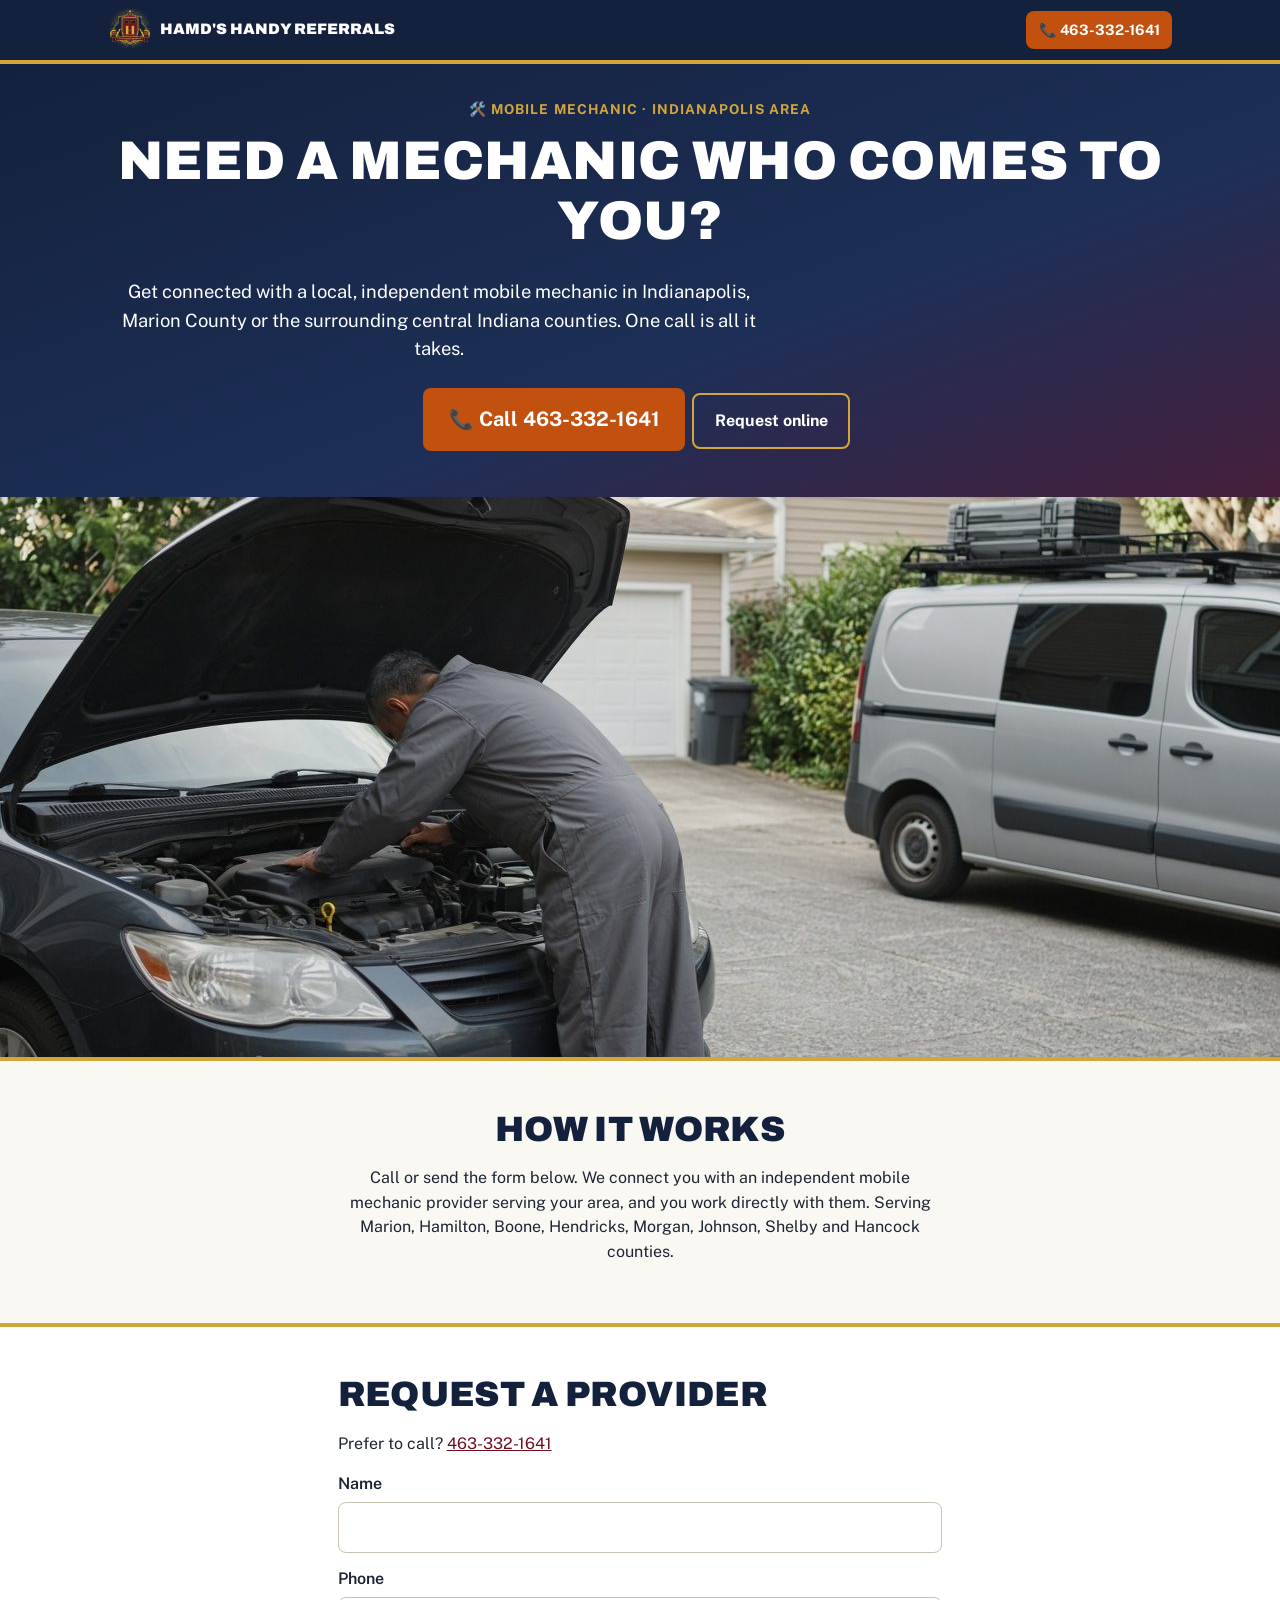
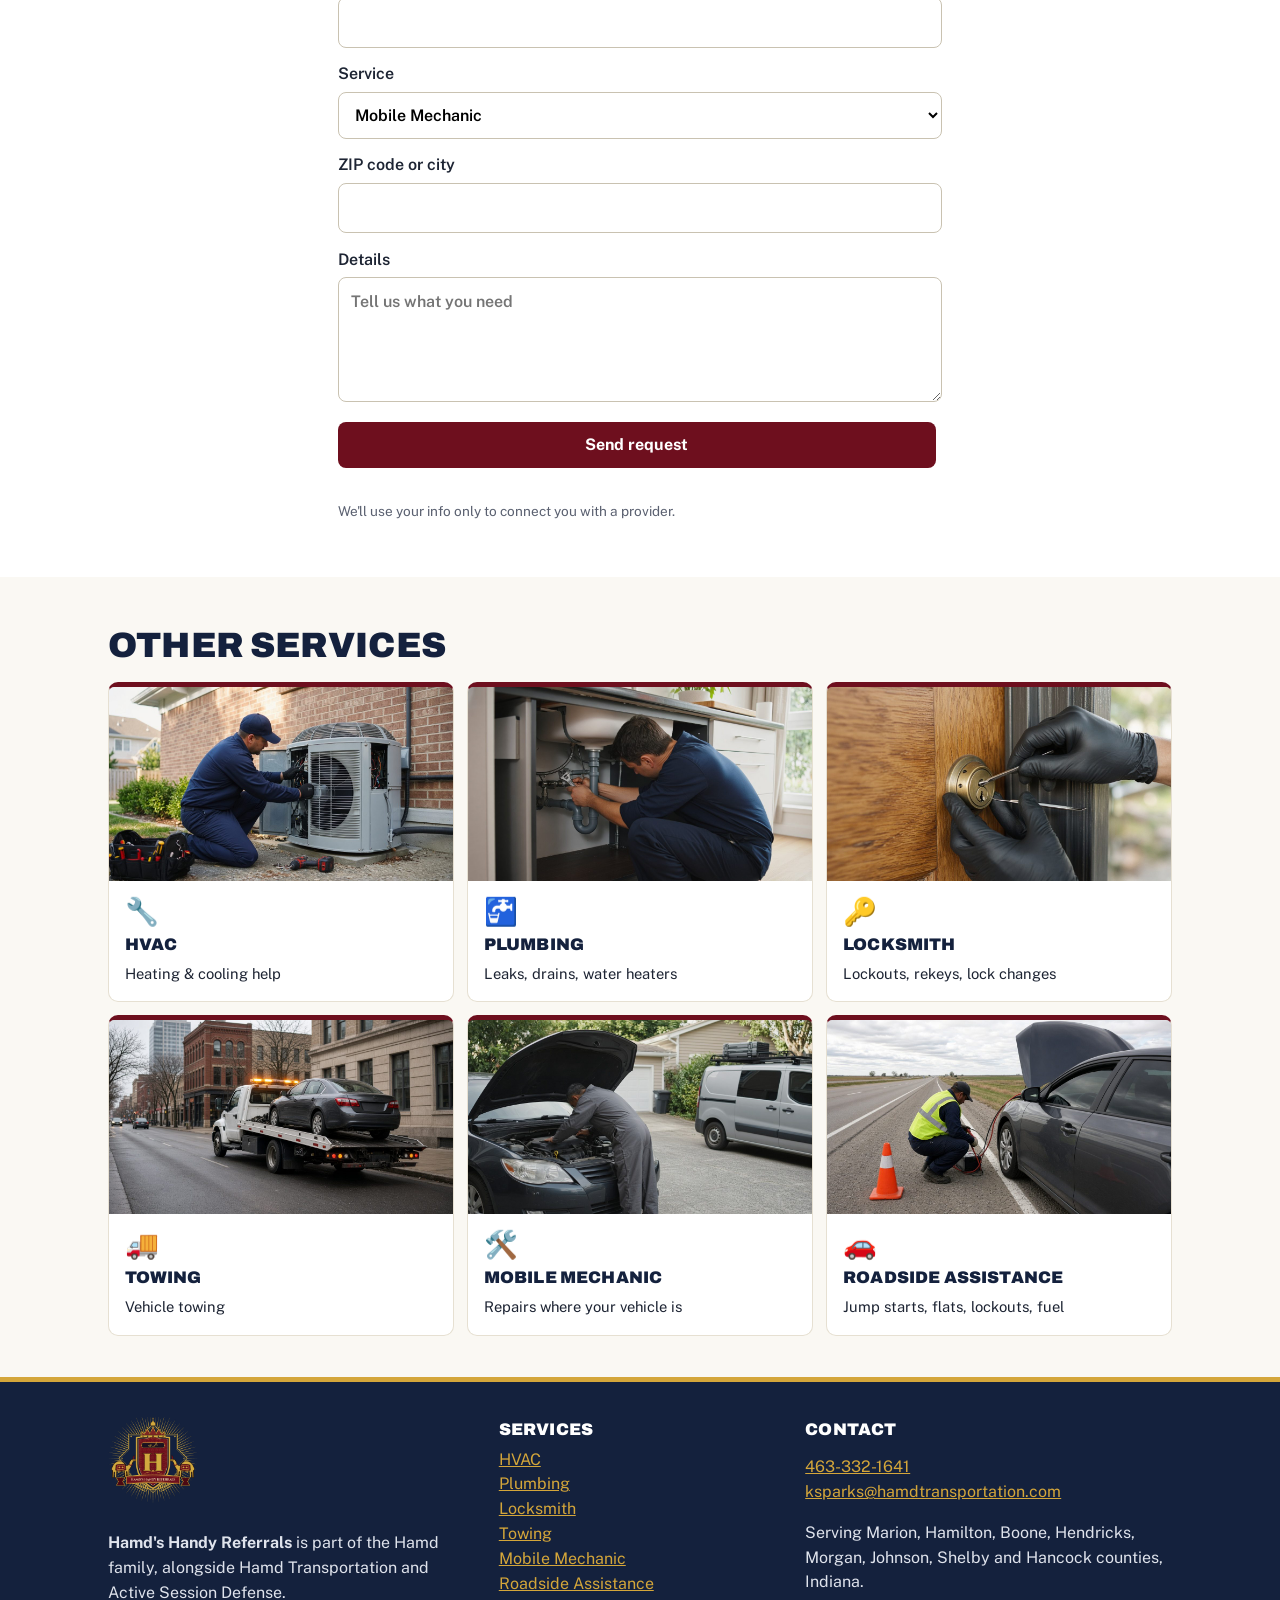
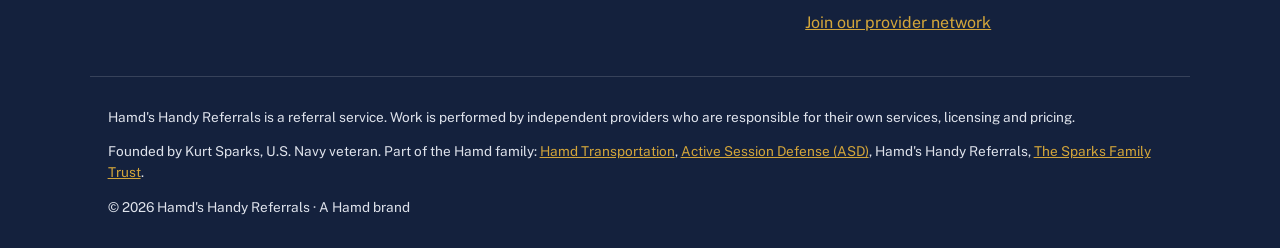
<file: mobile-mechanic.html>
<!doctype html><html lang="en"><head><meta charset="utf-8"><meta name="viewport" content="width=device-width,initial-scale=1">

<!--seo--><title>Mobile Mechanic Referrals in Indianapolis | Hamd's Handy Referrals</title><meta name="description" content="Need a mechanic who comes to you? Hamd&#x27;s Handy Referrals connects you with a local, independent mobile mechanic in Indianapolis and Marion County."><link rel="canonical" href="https://referrals.hamdtransportation.com/mobile-mechanic.html"><meta property="og:type" content="website"><meta property="og:site_name" content="Hamd&#x27;s Handy Referrals"><meta property="og:title" content="Mobile Mechanic Referrals in Indianapolis | Hamd&#x27;s Handy Referrals"><meta property="og:description" content="Need a mechanic who comes to you? Hamd&#x27;s Handy Referrals connects you with a local, independent mobile mechanic in Indianapolis and Marion County."><meta property="og:url" content="https://referrals.hamdtransportation.com/mobile-mechanic.html"><meta property="og:image" content="https://referrals.hamdtransportation.com/assets/hero_mobile_mechanic.jpg"><meta property="og:locale" content="en_US"><meta name="twitter:card" content="summary_large_image"><script type="application/ld+json">
{
 "@context": "https://schema.org",
 "@graph": [
  {
   "@type": "Organization",
   "@id": "https://hamdtransportation.com/#org",
   "name": "Hamd Transportation LLC",
   "url": "https://hamdtransportation.com",
   "founder": {
    "@id": "https://referrals.hamdtransportation.com/#kurt-sparks"
   },
   "subOrganization": [
    {
     "@id": "https://referrals.hamdtransportation.com/#hhr"
    },
    {
     "@type": "Organization",
     "name": "The Sparks Family Trust",
     "url": "https://www.google.com/maps/place/The+Sparks+Family+Trust/@39.7718047,-86.0951598,17z/data=!3m1!4b1!4m6!3m5!1s0x886b514a44e98f8f:0x662f63c8d08b95a8!8m2!3d39.7718047!4d-86.0951598!16s%2Fg%2F11z13fm9kf",
     "telephone": "+1-317-520-6662"
    }
   ],
   "brand": {
    "@type": "Brand",
    "name": "Hamd's Handy Referrals",
    "url": "https://referrals.hamdtransportation.com/"
   }
  },
  {
   "@type": "Person",
   "@id": "https://referrals.hamdtransportation.com/#kurt-sparks",
   "name": "Kurt Sparks",
   "jobTitle": "Founder",
   "worksFor": {
    "@id": "https://hamdtransportation.com/#org"
   },
   "sameAs": [
    "https://hamdtransportation.com",
    "https://www.activesessiondefense.com"
   ]
  },
  {
   "@type": "LocalBusiness",
   "@id": "https://referrals.hamdtransportation.com/#hhr",
   "name": "Hamd's Handy Referrals",
   "url": "https://referrals.hamdtransportation.com/",
   "logo": "https://referrals.hamdtransportation.com/assets/crest.png",
   "image": "https://referrals.hamdtransportation.com/assets/crest.png",
   "telephone": "+1-463-332-1641",
   "email": "ksparks@hamdtransportation.com",
   "founder": {
    "@id": "https://referrals.hamdtransportation.com/#kurt-sparks"
   },
   "parentOrganization": {
    "@id": "https://hamdtransportation.com/#org"
   },
   "areaServed": [
    {
     "@type": "City",
     "name": "Indianapolis, IN"
    },
    {
     "@type": "AdministrativeArea",
     "name": "Marion County, IN"
    },
    {
     "@type": "AdministrativeArea",
     "name": "Hamilton County, IN"
    },
    {
     "@type": "AdministrativeArea",
     "name": "Boone County, IN"
    },
    {
     "@type": "AdministrativeArea",
     "name": "Hendricks County, IN"
    },
    {
     "@type": "AdministrativeArea",
     "name": "Morgan County, IN"
    },
    {
     "@type": "AdministrativeArea",
     "name": "Johnson County, IN"
    },
    {
     "@type": "AdministrativeArea",
     "name": "Shelby County, IN"
    },
    {
     "@type": "AdministrativeArea",
     "name": "Hancock County, IN"
    }
   ]
  },
  {
   "@type": "Service",
   "name": "Mobile mechanic referrals in Indianapolis",
   "serviceType": "Mobile mechanic referral",
   "url": "https://referrals.hamdtransportation.com/mobile-mechanic.html",
   "provider": {
    "@id": "https://referrals.hamdtransportation.com/#hhr"
   },
   "areaServed": {
    "@type": "City",
    "name": "Indianapolis, IN"
   }
  }
 ]
}
</script><!--/seo--><link rel="icon" href="assets/favicon.png"><link rel="preconnect" href="https://fonts.googleapis.com"><link rel="preconnect" href="https://fonts.gstatic.com" crossorigin>
<link href="https://fonts.googleapis.com/css2?family=Archivo:wght@800;900&family=Public+Sans:wght@400;600;700&display=swap" rel="stylesheet">
<link rel="stylesheet" href="styles.css"></head><body>
<header class="top"><div class="wrap bar"><a class="brand" href="index.html"><img src="assets/crest.png" alt="" width="44" height="44"><span>Hamd's Handy Referrals</span></a>
<a class="btn btn-call sm" href="tel:4633321641">📞 463-332-1641</a></div></header><main>
<section class="hero sm"><div class="wrap center"><p class="eyebrow">🛠️ Mobile Mechanic &middot; Indianapolis area</p><h1>Need a mechanic who comes to you?</h1><p class="lead">Get connected with a local, independent mobile mechanic in Indianapolis, Marion County or the surrounding central Indiana counties. One call is all it takes.</p>
<a class="btn btn-call big" href="tel:4633321641">📞 Call 463-332-1641</a><a class="btn btn-ghost" href="#request">Request online</a></div></section>
<figure class="hero-img"><img src="assets/hero_mobile_mechanic.jpg" alt="Mobile mechanic repairing a car in a driveway" width="1280" height="720" loading="eager"></figure>
<section class="sec"><div class="wrap narrow center"><h2>How it works</h2><p>Call or send the form below. We connect you with an independent mobile mechanic provider serving your area, and you work directly with them. Serving Marion, Hamilton, Boone, Hendricks, Morgan, Johnson, Shelby and Hancock counties.</p></div></section>
<section class="sec alt" id="request"><div class="wrap narrow"><h2>Request a provider</h2><p>Prefer to call? <a href="tel:4633321641">463-332-1641</a></p>
<!-- Form delivered by FormSubmit to ksparks@hamdtransportation.com. First submission triggers a one-time activation email. -->
<form class="form" action="https://formsubmit.co/ksparks@hamdtransportation.com" method="POST">
<input type="hidden" name="_subject" value="New customer request - Hamd's Handy Referrals">
<input type="hidden" name="_next" value="https://referrals.hamdtransportation.com/thanks.html">
<input type="hidden" name="_template" value="table">
<label>Name<input name="name" required autocomplete="name"></label>
<label>Phone<input name="phone" type="tel" required autocomplete="tel"></label>
<label>Service<select name="service" required><option value="">Choose a service</option><option>HVAC</option><option>Plumbing</option><option>Locksmith</option><option>Towing</option><option selected>Mobile Mechanic</option><option>Roadside Assistance</option></select></label>
<label>ZIP code or city<input name="location" required autocomplete="postal-code"></label>
<label>Details<textarea name="details" rows="4" placeholder="Tell us what you need"></textarea></label>
<button class="btn btn-main" type="submit">Send request</button>
<p class="small">We'll use your info only to connect you with a provider.</p></form></div></section><section class="sec"><div class="wrap"><h2>Other services</h2><div class="cards"><a class="card" href="hvac.html"><img class="thumb" src="assets/hero_hvac.jpg" alt="HVAC technician servicing an outdoor air conditioning unit" width="1280" height="720" loading="lazy"><span class="ic">🔧</span><h3>HVAC</h3><p>Heating & cooling help</p></a><a class="card" href="plumbing.html"><img class="thumb" src="assets/hero_plumbing.jpg" alt="Plumber repairing pipes under a kitchen sink" width="1280" height="720" loading="lazy"><span class="ic">🚰</span><h3>Plumbing</h3><p>Leaks, drains, water heaters</p></a><a class="card" href="locksmith.html"><img class="thumb" src="assets/hero_locksmith.jpg" alt="Locksmith working on a residential door lock" width="1280" height="720" loading="lazy"><span class="ic">🔑</span><h3>Locksmith</h3><p>Lockouts, rekeys, lock changes</p></a><a class="card" href="towing.html"><img class="thumb" src="assets/hero_towing.jpg" alt="Tow truck loading a car on a city street" width="1280" height="720" loading="lazy"><span class="ic">🚚</span><h3>Towing</h3><p>Vehicle towing</p></a><a class="card" href="mobile-mechanic.html"><img class="thumb" src="assets/hero_mobile_mechanic.jpg" alt="Mobile mechanic repairing a car in a driveway" width="1280" height="720" loading="lazy"><span class="ic">🛠️</span><h3>Mobile Mechanic</h3><p>Repairs where your vehicle is</p></a><a class="card" href="roadside.html"><img class="thumb" src="assets/hero_roadside.jpg" alt="Roadside assistance jump-starting a car on a highway shoulder" width="1280" height="720" loading="lazy"><span class="ic">🚗</span><h3>Roadside Assistance</h3><p>Jump starts, flats, lockouts, fuel</p></a></div></div></section></main><footer class="foot"><div class="wrap fgrid">
<div><img src="assets/crest.png" alt="Hamd's Handy Referrals crest" width="90" height="90" loading="lazy"><p><strong>Hamd's Handy Referrals</strong> is part of the Hamd family, alongside Hamd Transportation and Active Session Defense.</p></div>
<div><h3>Services</h3><ul><li><a href="hvac.html">HVAC</a></li><li><a href="plumbing.html">Plumbing</a></li><li><a href="locksmith.html">Locksmith</a></li><li><a href="towing.html">Towing</a></li><li><a href="mobile-mechanic.html">Mobile Mechanic</a></li><li><a href="roadside.html">Roadside Assistance</a></li></ul></div>
<div><h3>Contact</h3><p><a href="tel:4633321641">463-332-1641</a><br><a href="mailto:ksparks@hamdtransportation.com">ksparks@hamdtransportation.com</a></p><p>Serving Marion, Hamilton, Boone, Hendricks, Morgan, Johnson, Shelby and Hancock counties, Indiana.</p><p><a href="providers.html">Join our provider network</a></p></div></div>
<div class="wrap disc"><p>Hamd's Handy Referrals is a referral service. Work is performed by independent providers who are responsible for their own services, licensing and pricing.</p><p class="family">Founded by Kurt Sparks, U.S. Navy veteran. Part of the Hamd family: <a href="https://www.hamdtransportation.com" target="_blank" rel="noopener">Hamd Transportation</a>, <a href="https://www.activesessiondefense.com" target="_blank" rel="noopener">Active Session Defense (ASD)</a>, Hamd's Handy Referrals, <a href="https://www.google.com/maps/place/The+Sparks+Family+Trust/@39.7718047,-86.0951598,17z/data=!3m1!4b1!4m6!3m5!1s0x886b514a44e98f8f:0x662f63c8d08b95a8!8m2!3d39.7718047!4d-86.0951598!16s%2Fg%2F11z13fm9kf" target="_blank" rel="noopener">The Sparks Family Trust</a>.</p><p>&copy; 2026 Hamd's Handy Referrals &middot; A Hamd brand</p></div></footer></body></html>
</file>
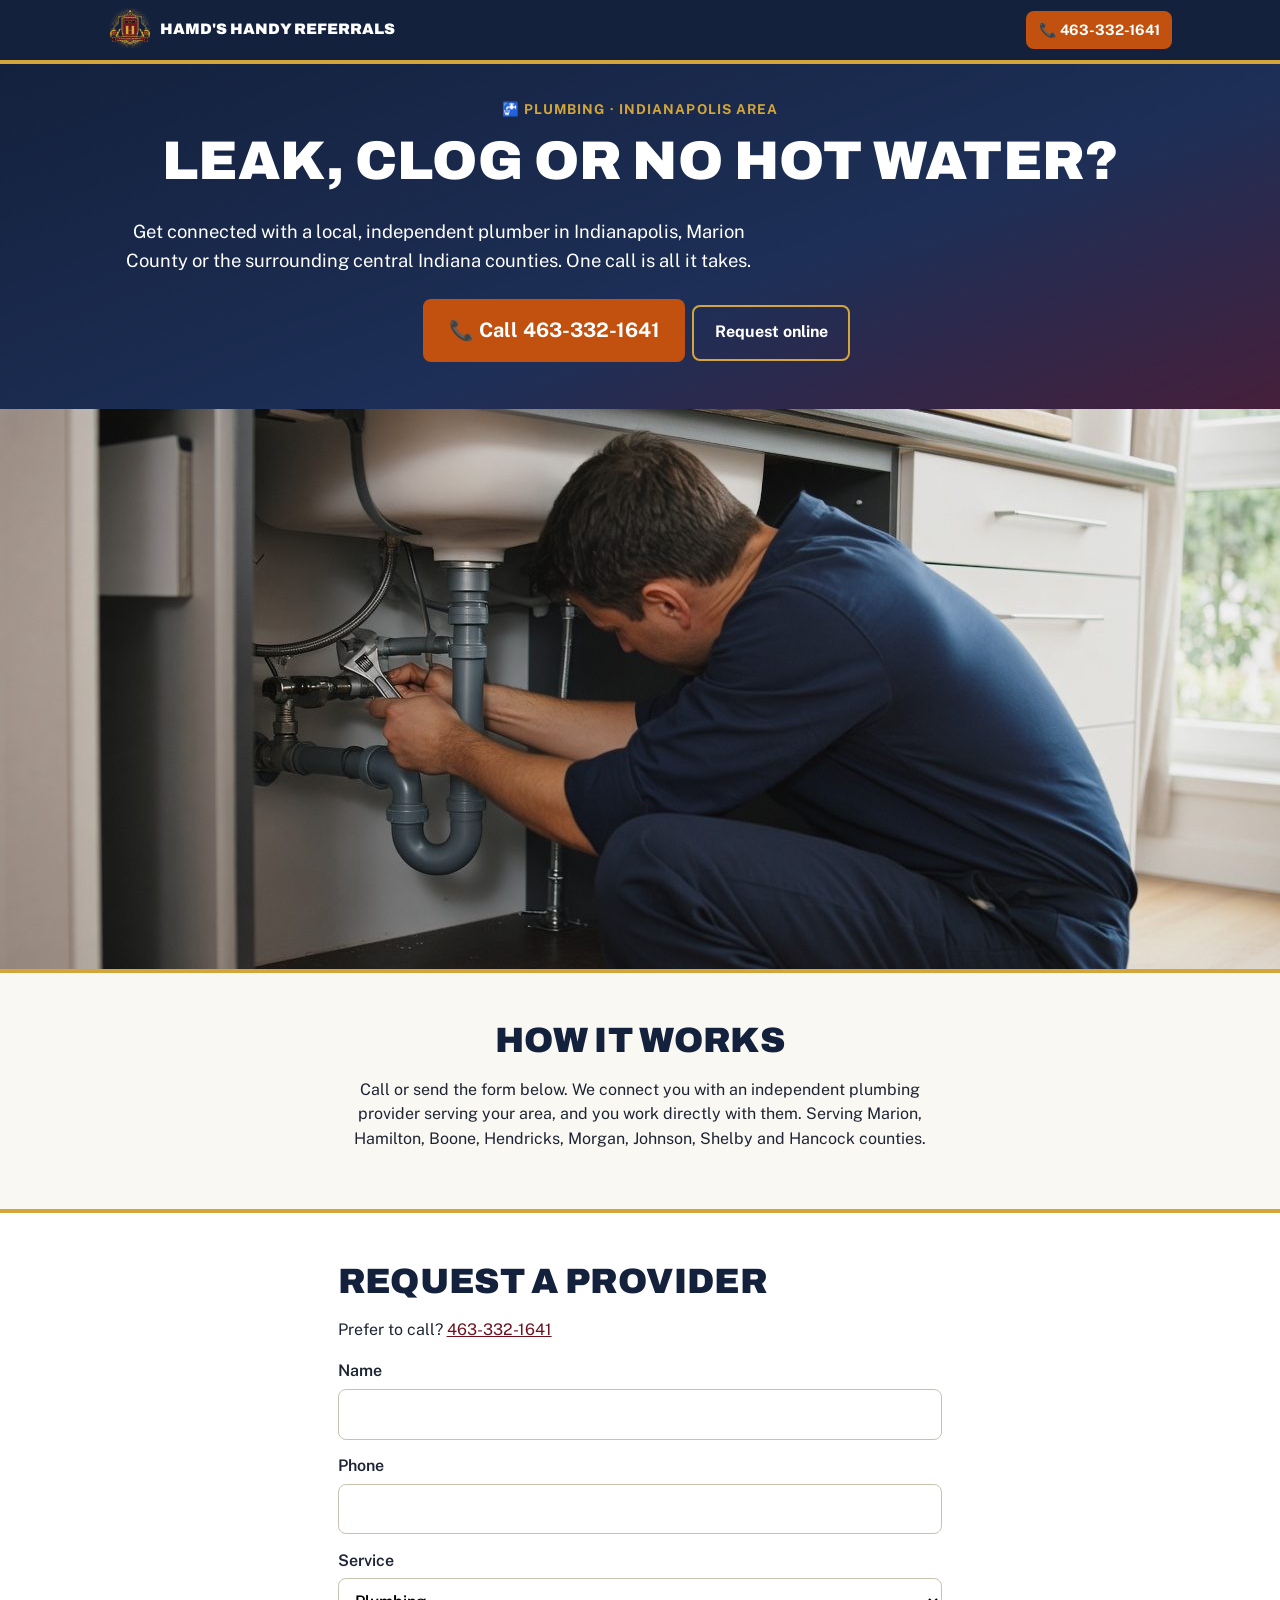
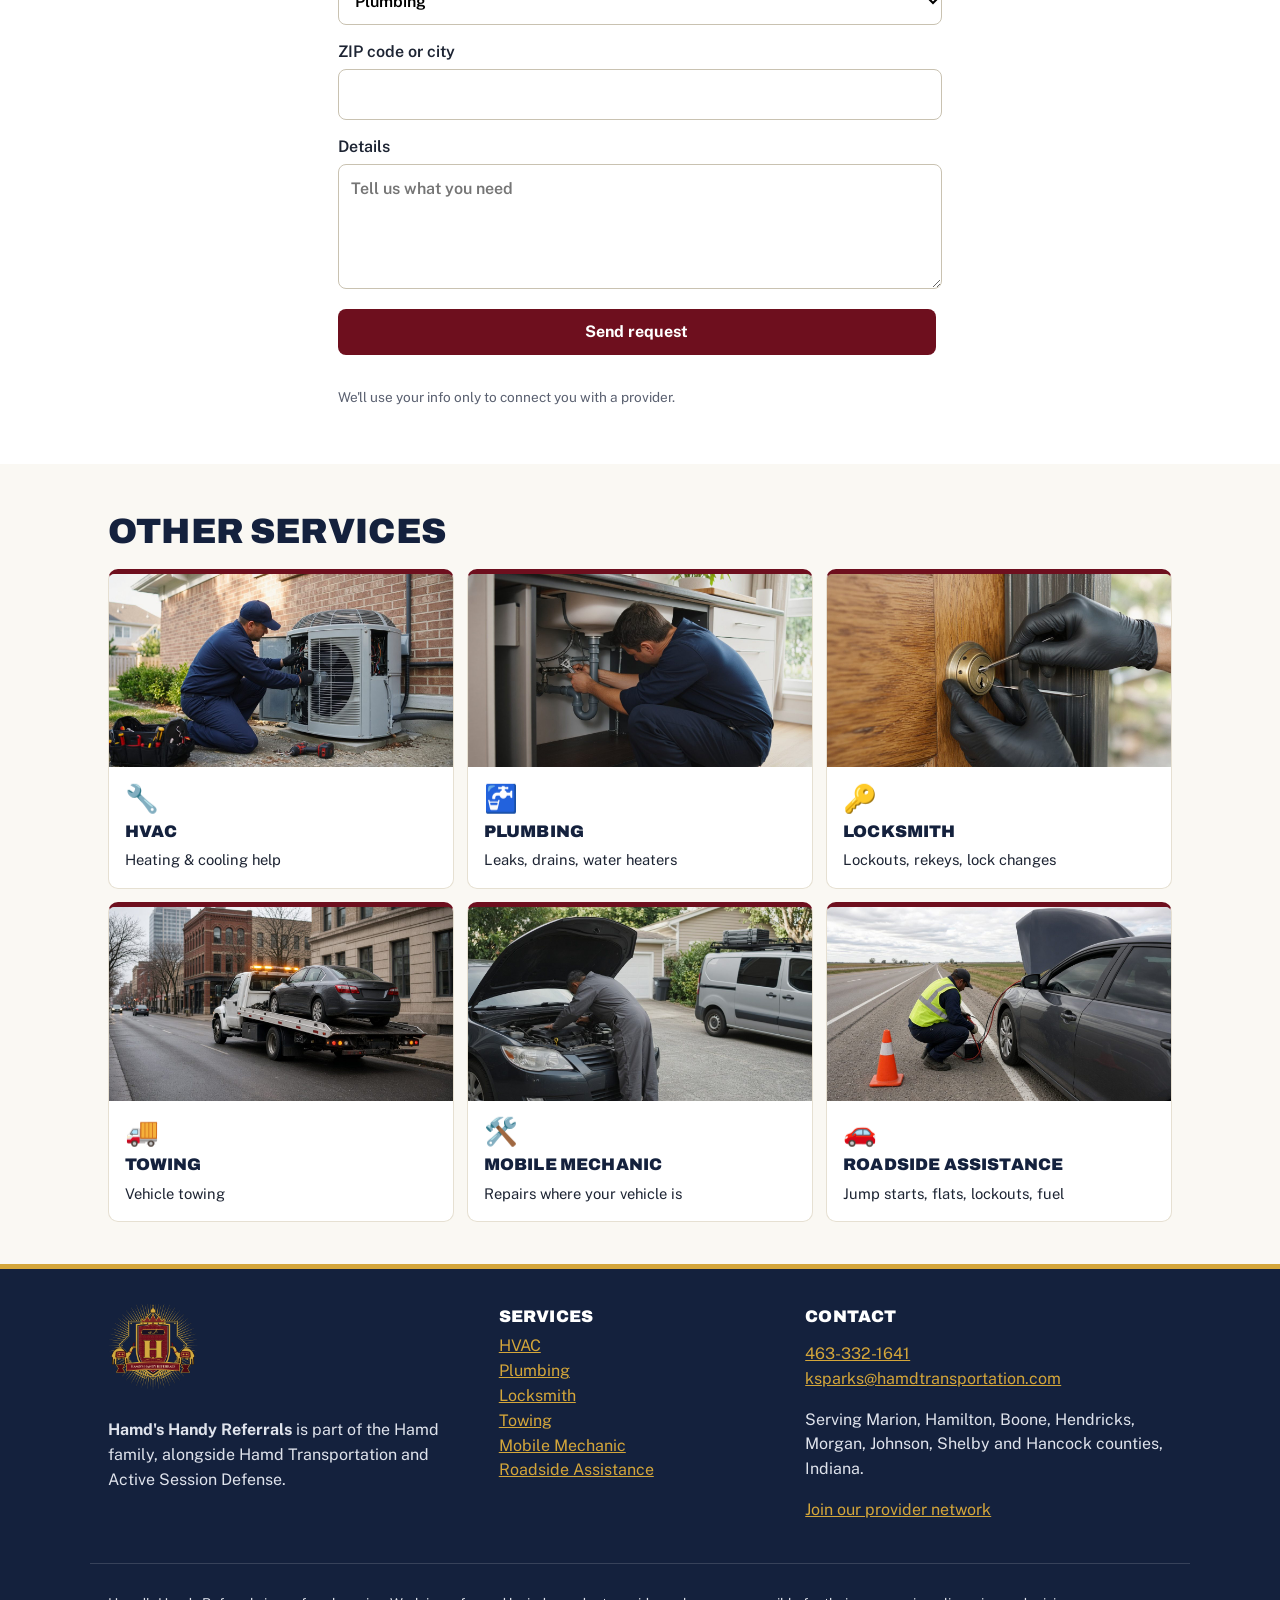
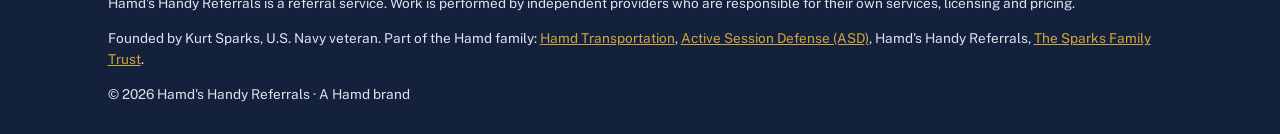
<file: plumbing.html>
<!doctype html><html lang="en"><head><meta charset="utf-8"><meta name="viewport" content="width=device-width,initial-scale=1">

<!--seo--><title>Plumber Referrals in Indianapolis | Hamd's Handy Referrals</title><meta name="description" content="Leak, clog or no hot water? Hamd&#x27;s Handy Referrals connects you with a local, independent plumber in Indianapolis and the surrounding central Indiana counties."><link rel="canonical" href="https://referrals.hamdtransportation.com/plumbing.html"><meta property="og:type" content="website"><meta property="og:site_name" content="Hamd&#x27;s Handy Referrals"><meta property="og:title" content="Plumber Referrals in Indianapolis | Hamd&#x27;s Handy Referrals"><meta property="og:description" content="Leak, clog or no hot water? Hamd&#x27;s Handy Referrals connects you with a local, independent plumber in Indianapolis and the surrounding central Indiana counties."><meta property="og:url" content="https://referrals.hamdtransportation.com/plumbing.html"><meta property="og:image" content="https://referrals.hamdtransportation.com/assets/hero_plumbing.jpg"><meta property="og:locale" content="en_US"><meta name="twitter:card" content="summary_large_image"><script type="application/ld+json">
{
 "@context": "https://schema.org",
 "@graph": [
  {
   "@type": "Organization",
   "@id": "https://hamdtransportation.com/#org",
   "name": "Hamd Transportation LLC",
   "url": "https://hamdtransportation.com",
   "founder": {
    "@id": "https://referrals.hamdtransportation.com/#kurt-sparks"
   },
   "subOrganization": [
    {
     "@id": "https://referrals.hamdtransportation.com/#hhr"
    },
    {
     "@type": "Organization",
     "name": "The Sparks Family Trust",
     "url": "https://www.google.com/maps/place/The+Sparks+Family+Trust/@39.7718047,-86.0951598,17z/data=!3m1!4b1!4m6!3m5!1s0x886b514a44e98f8f:0x662f63c8d08b95a8!8m2!3d39.7718047!4d-86.0951598!16s%2Fg%2F11z13fm9kf",
     "telephone": "+1-317-520-6662"
    }
   ],
   "brand": {
    "@type": "Brand",
    "name": "Hamd's Handy Referrals",
    "url": "https://referrals.hamdtransportation.com/"
   }
  },
  {
   "@type": "Person",
   "@id": "https://referrals.hamdtransportation.com/#kurt-sparks",
   "name": "Kurt Sparks",
   "jobTitle": "Founder",
   "worksFor": {
    "@id": "https://hamdtransportation.com/#org"
   },
   "sameAs": [
    "https://hamdtransportation.com",
    "https://www.activesessiondefense.com"
   ]
  },
  {
   "@type": "LocalBusiness",
   "@id": "https://referrals.hamdtransportation.com/#hhr",
   "name": "Hamd's Handy Referrals",
   "url": "https://referrals.hamdtransportation.com/",
   "logo": "https://referrals.hamdtransportation.com/assets/crest.png",
   "image": "https://referrals.hamdtransportation.com/assets/crest.png",
   "telephone": "+1-463-332-1641",
   "email": "ksparks@hamdtransportation.com",
   "founder": {
    "@id": "https://referrals.hamdtransportation.com/#kurt-sparks"
   },
   "parentOrganization": {
    "@id": "https://hamdtransportation.com/#org"
   },
   "areaServed": [
    {
     "@type": "City",
     "name": "Indianapolis, IN"
    },
    {
     "@type": "AdministrativeArea",
     "name": "Marion County, IN"
    },
    {
     "@type": "AdministrativeArea",
     "name": "Hamilton County, IN"
    },
    {
     "@type": "AdministrativeArea",
     "name": "Boone County, IN"
    },
    {
     "@type": "AdministrativeArea",
     "name": "Hendricks County, IN"
    },
    {
     "@type": "AdministrativeArea",
     "name": "Morgan County, IN"
    },
    {
     "@type": "AdministrativeArea",
     "name": "Johnson County, IN"
    },
    {
     "@type": "AdministrativeArea",
     "name": "Shelby County, IN"
    },
    {
     "@type": "AdministrativeArea",
     "name": "Hancock County, IN"
    }
   ]
  },
  {
   "@type": "Service",
   "name": "Plumbing referrals in Indianapolis",
   "serviceType": "Plumbing referral",
   "url": "https://referrals.hamdtransportation.com/plumbing.html",
   "provider": {
    "@id": "https://referrals.hamdtransportation.com/#hhr"
   },
   "areaServed": {
    "@type": "City",
    "name": "Indianapolis, IN"
   }
  }
 ]
}
</script><!--/seo--><link rel="icon" href="assets/favicon.png"><link rel="preconnect" href="https://fonts.googleapis.com"><link rel="preconnect" href="https://fonts.gstatic.com" crossorigin>
<link href="https://fonts.googleapis.com/css2?family=Archivo:wght@800;900&family=Public+Sans:wght@400;600;700&display=swap" rel="stylesheet">
<link rel="stylesheet" href="styles.css"></head><body>
<header class="top"><div class="wrap bar"><a class="brand" href="index.html"><img src="assets/crest.png" alt="" width="44" height="44"><span>Hamd's Handy Referrals</span></a>
<a class="btn btn-call sm" href="tel:4633321641">📞 463-332-1641</a></div></header><main>
<section class="hero sm"><div class="wrap center"><p class="eyebrow">🚰 Plumbing &middot; Indianapolis area</p><h1>Leak, clog or no hot water?</h1><p class="lead">Get connected with a local, independent plumber in Indianapolis, Marion County or the surrounding central Indiana counties. One call is all it takes.</p>
<a class="btn btn-call big" href="tel:4633321641">📞 Call 463-332-1641</a><a class="btn btn-ghost" href="#request">Request online</a></div></section>
<figure class="hero-img"><img src="assets/hero_plumbing.jpg" alt="Plumber repairing pipes under a kitchen sink" width="1280" height="720" loading="eager"></figure>
<section class="sec"><div class="wrap narrow center"><h2>How it works</h2><p>Call or send the form below. We connect you with an independent plumbing provider serving your area, and you work directly with them. Serving Marion, Hamilton, Boone, Hendricks, Morgan, Johnson, Shelby and Hancock counties.</p></div></section>
<section class="sec alt" id="request"><div class="wrap narrow"><h2>Request a provider</h2><p>Prefer to call? <a href="tel:4633321641">463-332-1641</a></p>
<!-- Form delivered by FormSubmit to ksparks@hamdtransportation.com. First submission triggers a one-time activation email. -->
<form class="form" action="https://formsubmit.co/ksparks@hamdtransportation.com" method="POST">
<input type="hidden" name="_subject" value="New customer request - Hamd's Handy Referrals">
<input type="hidden" name="_next" value="https://referrals.hamdtransportation.com/thanks.html">
<input type="hidden" name="_template" value="table">
<label>Name<input name="name" required autocomplete="name"></label>
<label>Phone<input name="phone" type="tel" required autocomplete="tel"></label>
<label>Service<select name="service" required><option value="">Choose a service</option><option>HVAC</option><option selected>Plumbing</option><option>Locksmith</option><option>Towing</option><option>Mobile Mechanic</option><option>Roadside Assistance</option></select></label>
<label>ZIP code or city<input name="location" required autocomplete="postal-code"></label>
<label>Details<textarea name="details" rows="4" placeholder="Tell us what you need"></textarea></label>
<button class="btn btn-main" type="submit">Send request</button>
<p class="small">We'll use your info only to connect you with a provider.</p></form></div></section><section class="sec"><div class="wrap"><h2>Other services</h2><div class="cards"><a class="card" href="hvac.html"><img class="thumb" src="assets/hero_hvac.jpg" alt="HVAC technician servicing an outdoor air conditioning unit" width="1280" height="720" loading="lazy"><span class="ic">🔧</span><h3>HVAC</h3><p>Heating & cooling help</p></a><a class="card" href="plumbing.html"><img class="thumb" src="assets/hero_plumbing.jpg" alt="Plumber repairing pipes under a kitchen sink" width="1280" height="720" loading="lazy"><span class="ic">🚰</span><h3>Plumbing</h3><p>Leaks, drains, water heaters</p></a><a class="card" href="locksmith.html"><img class="thumb" src="assets/hero_locksmith.jpg" alt="Locksmith working on a residential door lock" width="1280" height="720" loading="lazy"><span class="ic">🔑</span><h3>Locksmith</h3><p>Lockouts, rekeys, lock changes</p></a><a class="card" href="towing.html"><img class="thumb" src="assets/hero_towing.jpg" alt="Tow truck loading a car on a city street" width="1280" height="720" loading="lazy"><span class="ic">🚚</span><h3>Towing</h3><p>Vehicle towing</p></a><a class="card" href="mobile-mechanic.html"><img class="thumb" src="assets/hero_mobile_mechanic.jpg" alt="Mobile mechanic repairing a car in a driveway" width="1280" height="720" loading="lazy"><span class="ic">🛠️</span><h3>Mobile Mechanic</h3><p>Repairs where your vehicle is</p></a><a class="card" href="roadside.html"><img class="thumb" src="assets/hero_roadside.jpg" alt="Roadside assistance jump-starting a car on a highway shoulder" width="1280" height="720" loading="lazy"><span class="ic">🚗</span><h3>Roadside Assistance</h3><p>Jump starts, flats, lockouts, fuel</p></a></div></div></section></main><footer class="foot"><div class="wrap fgrid">
<div><img src="assets/crest.png" alt="Hamd's Handy Referrals crest" width="90" height="90" loading="lazy"><p><strong>Hamd's Handy Referrals</strong> is part of the Hamd family, alongside Hamd Transportation and Active Session Defense.</p></div>
<div><h3>Services</h3><ul><li><a href="hvac.html">HVAC</a></li><li><a href="plumbing.html">Plumbing</a></li><li><a href="locksmith.html">Locksmith</a></li><li><a href="towing.html">Towing</a></li><li><a href="mobile-mechanic.html">Mobile Mechanic</a></li><li><a href="roadside.html">Roadside Assistance</a></li></ul></div>
<div><h3>Contact</h3><p><a href="tel:4633321641">463-332-1641</a><br><a href="mailto:ksparks@hamdtransportation.com">ksparks@hamdtransportation.com</a></p><p>Serving Marion, Hamilton, Boone, Hendricks, Morgan, Johnson, Shelby and Hancock counties, Indiana.</p><p><a href="providers.html">Join our provider network</a></p></div></div>
<div class="wrap disc"><p>Hamd's Handy Referrals is a referral service. Work is performed by independent providers who are responsible for their own services, licensing and pricing.</p><p class="family">Founded by Kurt Sparks, U.S. Navy veteran. Part of the Hamd family: <a href="https://www.hamdtransportation.com" target="_blank" rel="noopener">Hamd Transportation</a>, <a href="https://www.activesessiondefense.com" target="_blank" rel="noopener">Active Session Defense (ASD)</a>, Hamd's Handy Referrals, <a href="https://www.google.com/maps/place/The+Sparks+Family+Trust/@39.7718047,-86.0951598,17z/data=!3m1!4b1!4m6!3m5!1s0x886b514a44e98f8f:0x662f63c8d08b95a8!8m2!3d39.7718047!4d-86.0951598!16s%2Fg%2F11z13fm9kf" target="_blank" rel="noopener">The Sparks Family Trust</a>.</p><p>&copy; 2026 Hamd's Handy Referrals &middot; A Hamd brand</p></div></footer></body></html>
</file>
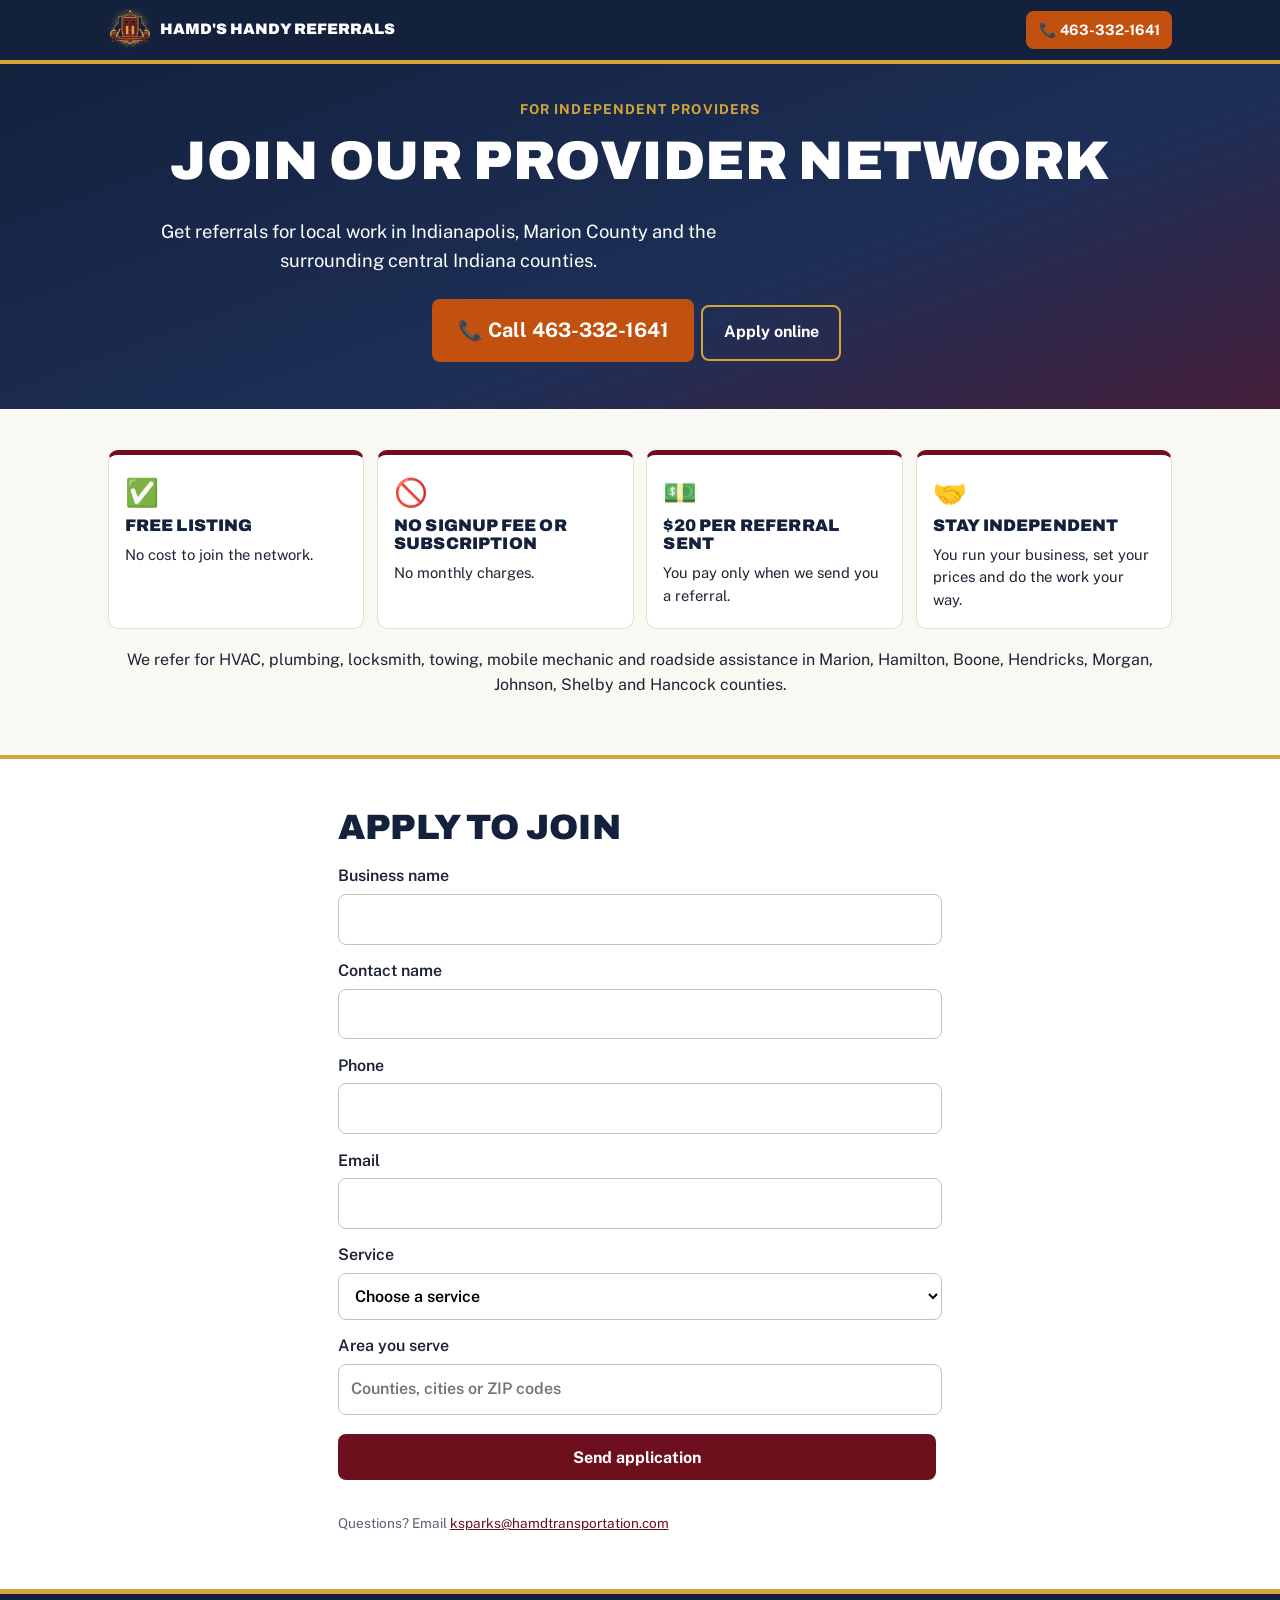
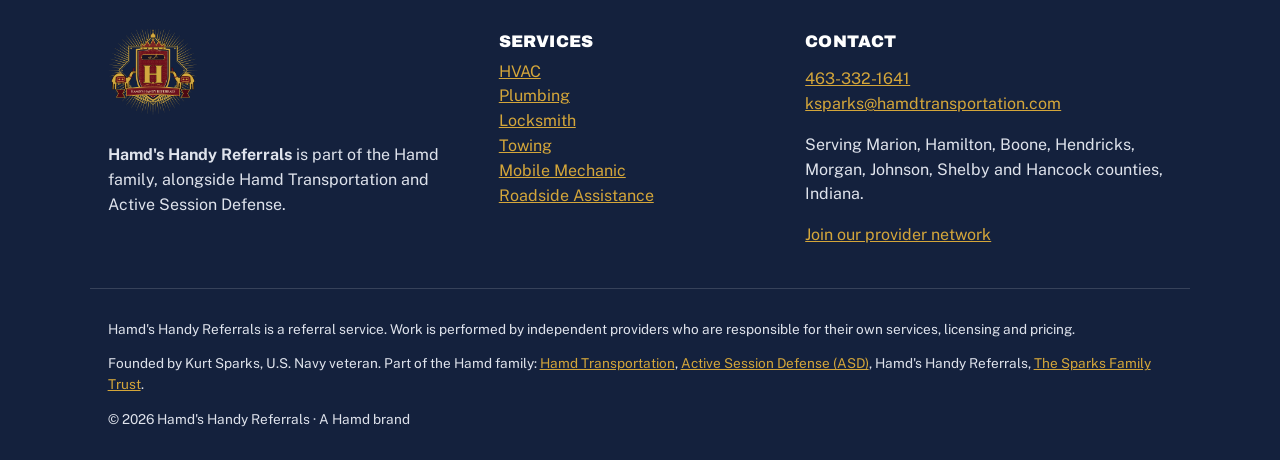
<file: providers.html>
<!doctype html><html lang="en"><head><meta charset="utf-8"><meta name="viewport" content="width=device-width,initial-scale=1">

<!--seo--><title>Join Our Indianapolis Provider Network | Hamd's Handy Referrals</title><meta name="description" content="Independent HVAC, plumbing, locksmith, towing and mechanic providers in Indianapolis: free listing with Hamd&#x27;s Handy Referrals, no signup fee or subscription, $20 only per referral sent."><link rel="canonical" href="https://referrals.hamdtransportation.com/providers.html"><meta property="og:type" content="website"><meta property="og:site_name" content="Hamd&#x27;s Handy Referrals"><meta property="og:title" content="Join Our Indianapolis Provider Network | Hamd&#x27;s Handy Referrals"><meta property="og:description" content="Independent HVAC, plumbing, locksmith, towing and mechanic providers in Indianapolis: free listing with Hamd&#x27;s Handy Referrals, no signup fee or subscription, $20 only per referral sent."><meta property="og:url" content="https://referrals.hamdtransportation.com/providers.html"><meta property="og:image" content="https://referrals.hamdtransportation.com/assets/crest.png"><meta property="og:locale" content="en_US"><meta name="twitter:card" content="summary_large_image"><script type="application/ld+json">
{
 "@context": "https://schema.org",
 "@graph": [
  {
   "@type": "Organization",
   "@id": "https://hamdtransportation.com/#org",
   "name": "Hamd Transportation LLC",
   "url": "https://hamdtransportation.com",
   "founder": {
    "@id": "https://referrals.hamdtransportation.com/#kurt-sparks"
   },
   "subOrganization": [
    {
     "@id": "https://referrals.hamdtransportation.com/#hhr"
    },
    {
     "@type": "Organization",
     "name": "The Sparks Family Trust",
     "url": "https://www.google.com/maps/place/The+Sparks+Family+Trust/@39.7718047,-86.0951598,17z/data=!3m1!4b1!4m6!3m5!1s0x886b514a44e98f8f:0x662f63c8d08b95a8!8m2!3d39.7718047!4d-86.0951598!16s%2Fg%2F11z13fm9kf",
     "telephone": "+1-317-520-6662"
    }
   ],
   "brand": {
    "@type": "Brand",
    "name": "Hamd's Handy Referrals",
    "url": "https://referrals.hamdtransportation.com/"
   }
  },
  {
   "@type": "Person",
   "@id": "https://referrals.hamdtransportation.com/#kurt-sparks",
   "name": "Kurt Sparks",
   "jobTitle": "Founder",
   "worksFor": {
    "@id": "https://hamdtransportation.com/#org"
   },
   "sameAs": [
    "https://hamdtransportation.com",
    "https://www.activesessiondefense.com"
   ]
  },
  {
   "@type": "LocalBusiness",
   "@id": "https://referrals.hamdtransportation.com/#hhr",
   "name": "Hamd's Handy Referrals",
   "url": "https://referrals.hamdtransportation.com/",
   "logo": "https://referrals.hamdtransportation.com/assets/crest.png",
   "image": "https://referrals.hamdtransportation.com/assets/crest.png",
   "telephone": "+1-463-332-1641",
   "email": "ksparks@hamdtransportation.com",
   "founder": {
    "@id": "https://referrals.hamdtransportation.com/#kurt-sparks"
   },
   "parentOrganization": {
    "@id": "https://hamdtransportation.com/#org"
   },
   "areaServed": [
    {
     "@type": "City",
     "name": "Indianapolis, IN"
    },
    {
     "@type": "AdministrativeArea",
     "name": "Marion County, IN"
    },
    {
     "@type": "AdministrativeArea",
     "name": "Hamilton County, IN"
    },
    {
     "@type": "AdministrativeArea",
     "name": "Boone County, IN"
    },
    {
     "@type": "AdministrativeArea",
     "name": "Hendricks County, IN"
    },
    {
     "@type": "AdministrativeArea",
     "name": "Morgan County, IN"
    },
    {
     "@type": "AdministrativeArea",
     "name": "Johnson County, IN"
    },
    {
     "@type": "AdministrativeArea",
     "name": "Shelby County, IN"
    },
    {
     "@type": "AdministrativeArea",
     "name": "Hancock County, IN"
    }
   ]
  }
 ]
}
</script><!--/seo--><link rel="icon" href="assets/favicon.png"><link rel="preconnect" href="https://fonts.googleapis.com"><link rel="preconnect" href="https://fonts.gstatic.com" crossorigin>
<link href="https://fonts.googleapis.com/css2?family=Archivo:wght@800;900&family=Public+Sans:wght@400;600;700&display=swap" rel="stylesheet">
<link rel="stylesheet" href="styles.css"></head><body>
<header class="top"><div class="wrap bar"><a class="brand" href="index.html"><img src="assets/crest.png" alt="" width="44" height="44"><span>Hamd's Handy Referrals</span></a>
<a class="btn btn-call sm" href="tel:4633321641">📞 463-332-1641</a></div></header><main>
<section class="hero sm"><div class="wrap center"><p class="eyebrow">For independent providers</p><h1>Join our provider network</h1><p class="lead">Get referrals for local work in Indianapolis, Marion County and the surrounding central Indiana counties.</p>
<a class="btn btn-call big" href="tel:4633321641">📞 Call 463-332-1641</a><a class="btn btn-ghost" href="#join">Apply online</a></div></section>
<section class="sec"><div class="wrap"><div class="cards perks">
<div class="card"><span class="ic">✅</span><h3>Free listing</h3><p>No cost to join the network.</p></div>
<div class="card"><span class="ic">🚫</span><h3>No signup fee or subscription</h3><p>No monthly charges.</p></div>
<div class="card"><span class="ic">💵</span><h3>$20 per referral sent</h3><p>You pay only when we send you a referral.</p></div>
<div class="card"><span class="ic">🤝</span><h3>Stay independent</h3><p>You run your business, set your prices and do the work your way.</p></div></div>
<p class="center">We refer for HVAC, plumbing, locksmith, towing, mobile mechanic and roadside assistance in Marion, Hamilton, Boone, Hendricks, Morgan, Johnson, Shelby and Hancock counties.</p></div></section>
<section class="sec alt" id="join"><div class="wrap narrow"><h2>Apply to join</h2>
<!-- Form delivered by FormSubmit to ksparks@hamdtransportation.com. First submission triggers a one-time activation email. -->
<form class="form" action="https://formsubmit.co/ksparks@hamdtransportation.com" method="POST">
<input type="hidden" name="_subject" value="New provider signup - Hamd's Handy Referrals">
<input type="hidden" name="_next" value="https://referrals.hamdtransportation.com/thanks.html">
<input type="hidden" name="_template" value="table">
<label>Business name<input name="business" required autocomplete="organization"></label>
<label>Contact name<input name="contact" required autocomplete="name"></label>
<label>Phone<input name="phone" type="tel" required autocomplete="tel"></label>
<label>Email<input name="email" type="email" required autocomplete="email"></label>
<label>Service<select name="service" required><option value="">Choose a service</option><option>HVAC</option><option>Plumbing</option><option>Locksmith</option><option>Towing</option><option>Mobile Mechanic</option><option>Roadside Assistance</option></select></label>
<label>Area you serve<input name="area" placeholder="Counties, cities or ZIP codes" required></label>
<button class="btn btn-main" type="submit">Send application</button>
<p class="small">Questions? Email <a href="mailto:ksparks@hamdtransportation.com">ksparks@hamdtransportation.com</a></p></form></div></section></main><footer class="foot"><div class="wrap fgrid">
<div><img src="assets/crest.png" alt="Hamd's Handy Referrals crest" width="90" height="90" loading="lazy"><p><strong>Hamd's Handy Referrals</strong> is part of the Hamd family, alongside Hamd Transportation and Active Session Defense.</p></div>
<div><h3>Services</h3><ul><li><a href="hvac.html">HVAC</a></li><li><a href="plumbing.html">Plumbing</a></li><li><a href="locksmith.html">Locksmith</a></li><li><a href="towing.html">Towing</a></li><li><a href="mobile-mechanic.html">Mobile Mechanic</a></li><li><a href="roadside.html">Roadside Assistance</a></li></ul></div>
<div><h3>Contact</h3><p><a href="tel:4633321641">463-332-1641</a><br><a href="mailto:ksparks@hamdtransportation.com">ksparks@hamdtransportation.com</a></p><p>Serving Marion, Hamilton, Boone, Hendricks, Morgan, Johnson, Shelby and Hancock counties, Indiana.</p><p><a href="providers.html">Join our provider network</a></p></div></div>
<div class="wrap disc"><p>Hamd's Handy Referrals is a referral service. Work is performed by independent providers who are responsible for their own services, licensing and pricing.</p><p class="family">Founded by Kurt Sparks, U.S. Navy veteran. Part of the Hamd family: <a href="https://www.hamdtransportation.com" target="_blank" rel="noopener">Hamd Transportation</a>, <a href="https://www.activesessiondefense.com" target="_blank" rel="noopener">Active Session Defense (ASD)</a>, Hamd's Handy Referrals, <a href="https://www.google.com/maps/place/The+Sparks+Family+Trust/@39.7718047,-86.0951598,17z/data=!3m1!4b1!4m6!3m5!1s0x886b514a44e98f8f:0x662f63c8d08b95a8!8m2!3d39.7718047!4d-86.0951598!16s%2Fg%2F11z13fm9kf" target="_blank" rel="noopener">The Sparks Family Trust</a>.</p><p>&copy; 2026 Hamd's Handy Referrals &middot; A Hamd brand</p></div></footer></body></html>
</file>
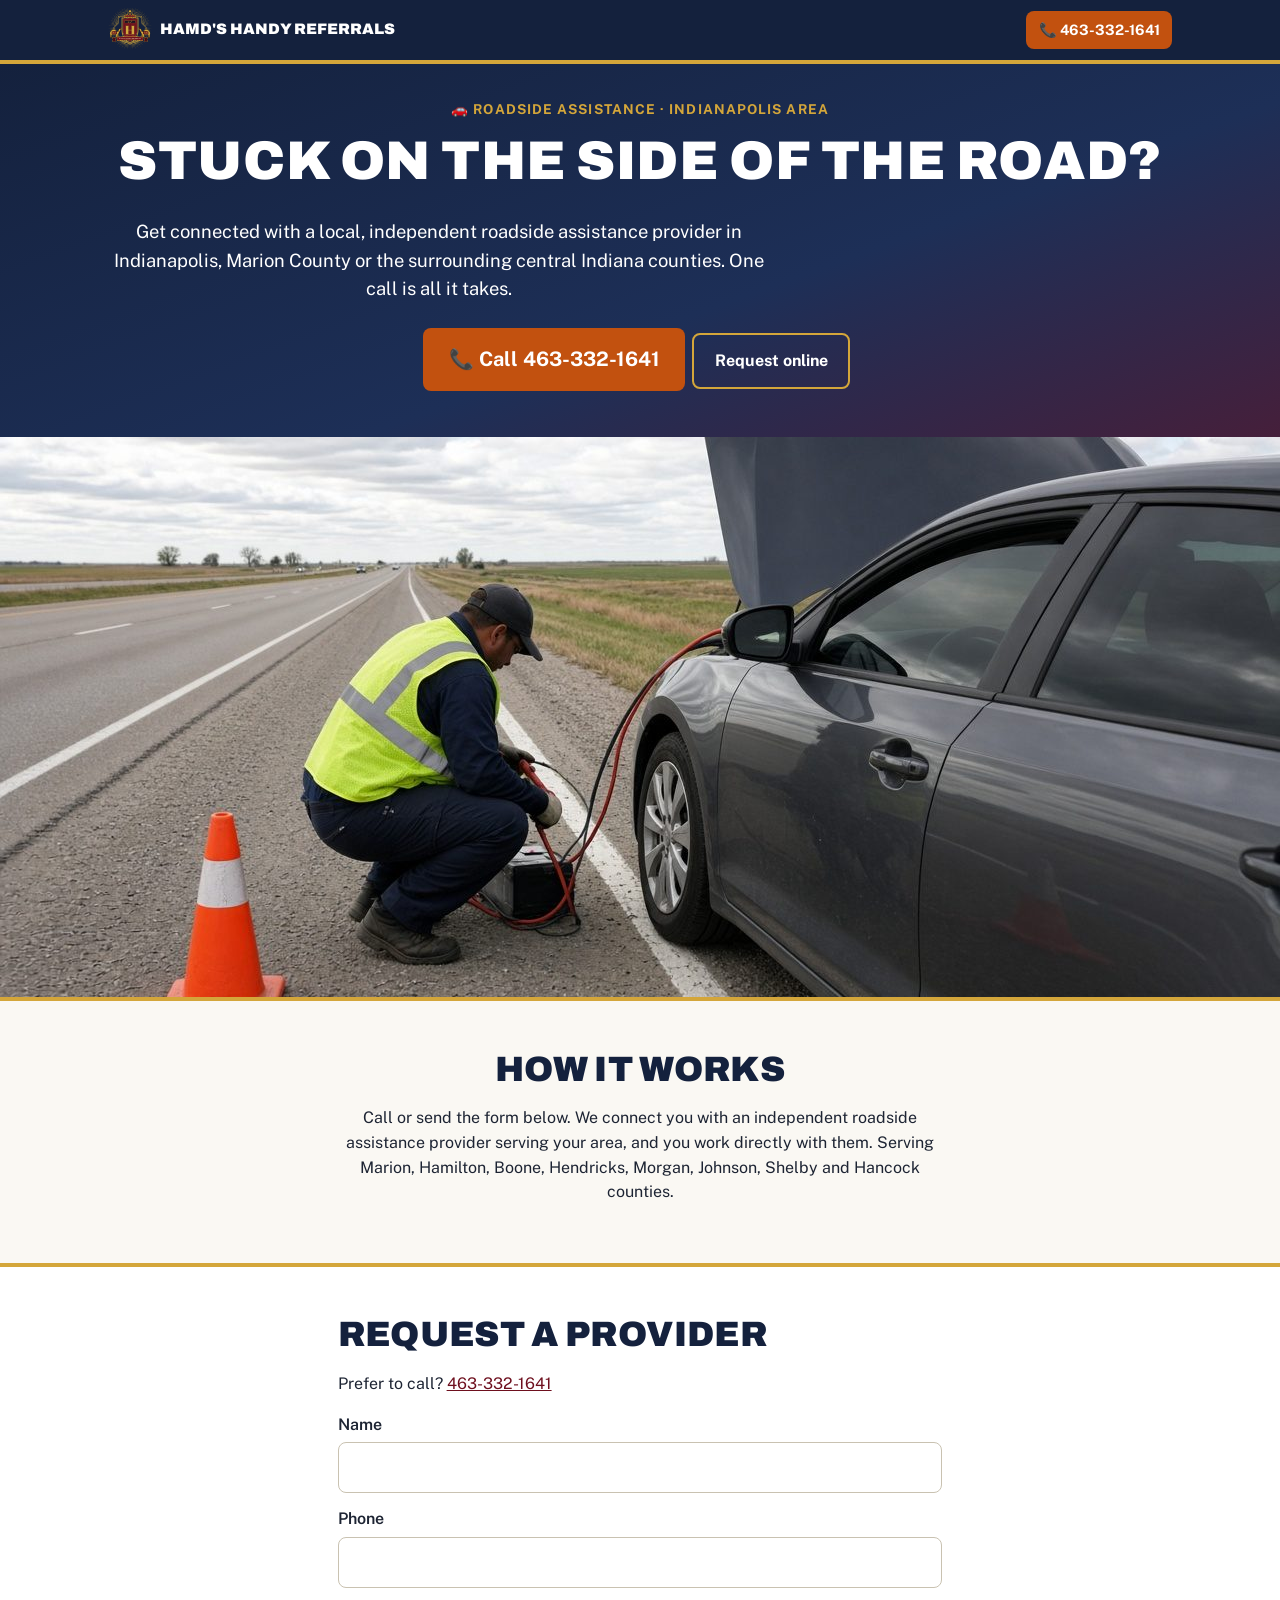
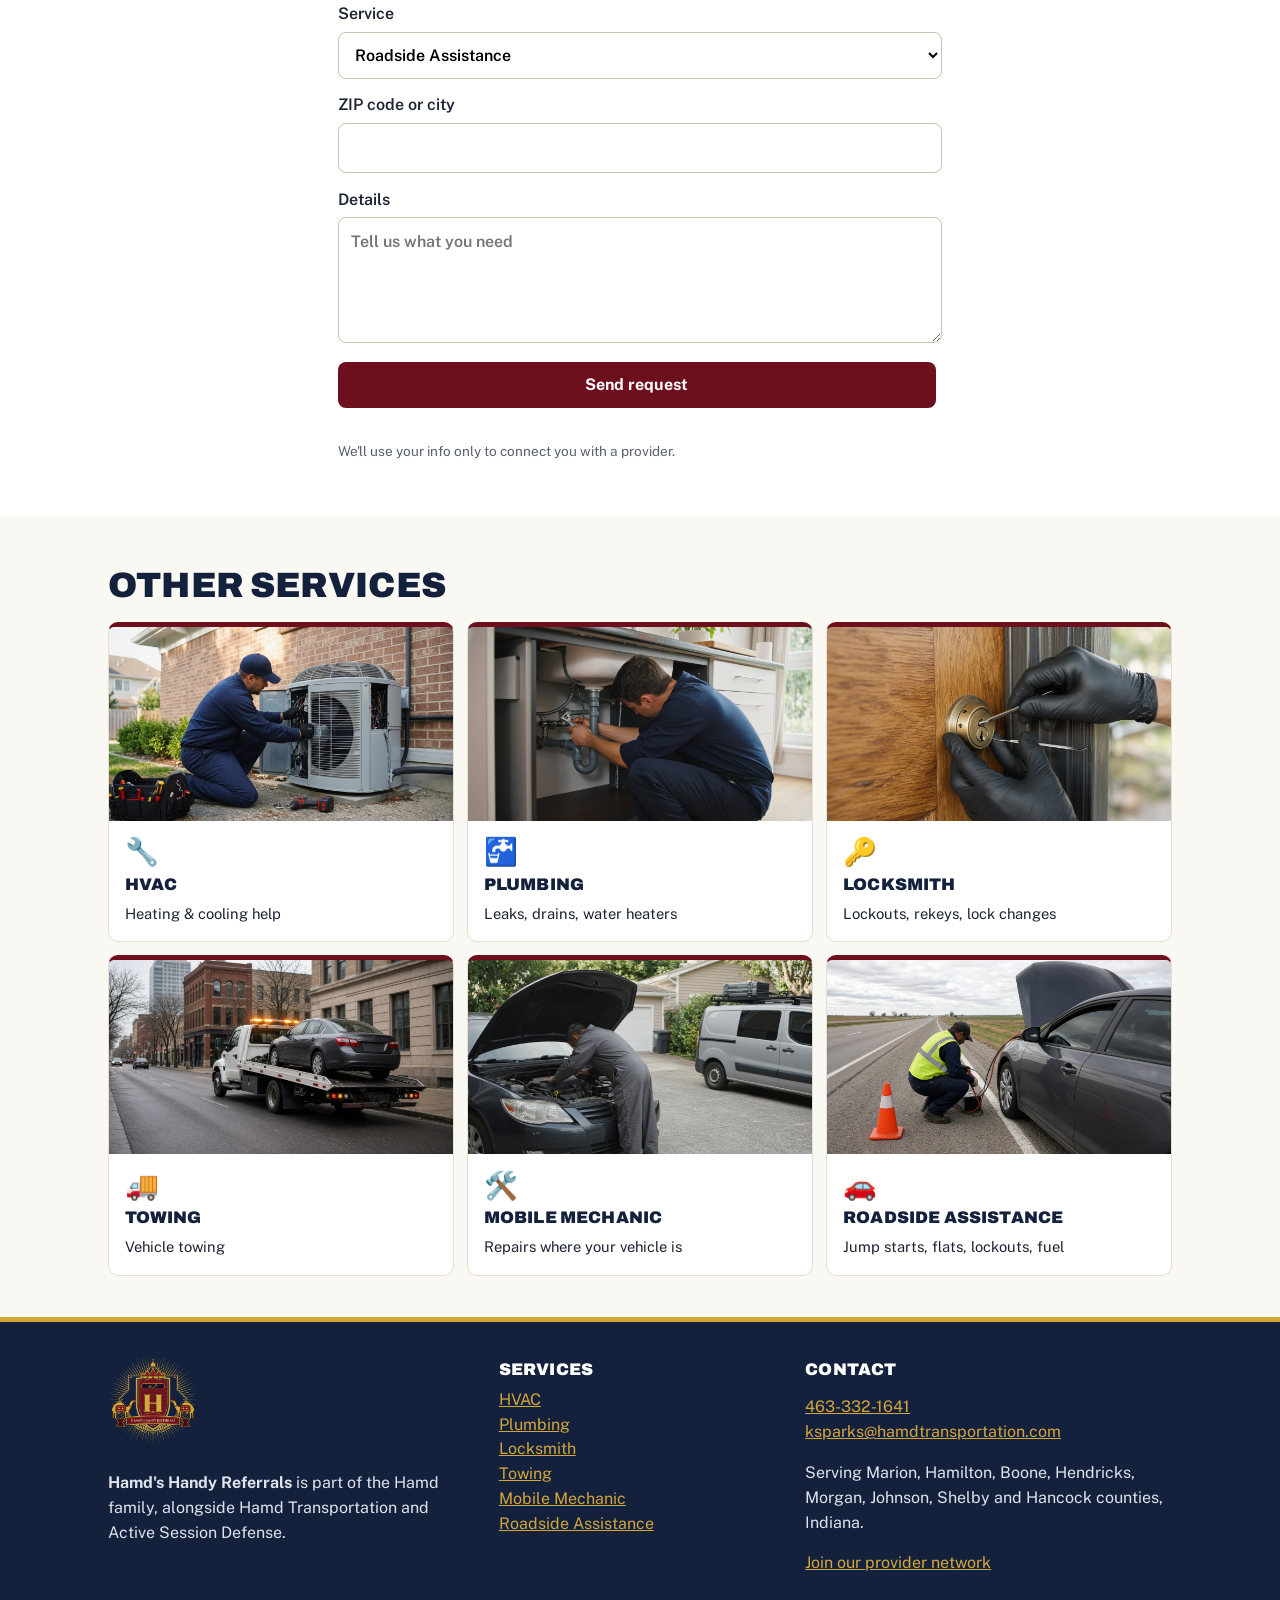
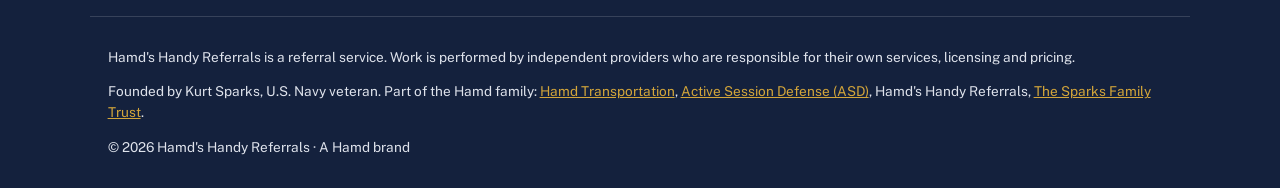
<file: roadside.html>
<!doctype html><html lang="en"><head><meta charset="utf-8"><meta name="viewport" content="width=device-width,initial-scale=1">

<!--seo--><title>Roadside Assistance Referrals in Indianapolis | Hamd's Handy Referrals</title><meta name="description" content="Jump start, flat tire, lockout or fuel? Hamd&#x27;s Handy Referrals connects you with a local, independent roadside assistance provider in Indianapolis and central Indiana."><link rel="canonical" href="https://referrals.hamdtransportation.com/roadside.html"><meta property="og:type" content="website"><meta property="og:site_name" content="Hamd&#x27;s Handy Referrals"><meta property="og:title" content="Roadside Assistance Referrals in Indianapolis | Hamd&#x27;s Handy Referrals"><meta property="og:description" content="Jump start, flat tire, lockout or fuel? Hamd&#x27;s Handy Referrals connects you with a local, independent roadside assistance provider in Indianapolis and central Indiana."><meta property="og:url" content="https://referrals.hamdtransportation.com/roadside.html"><meta property="og:image" content="https://referrals.hamdtransportation.com/assets/hero_roadside.jpg"><meta property="og:locale" content="en_US"><meta name="twitter:card" content="summary_large_image"><script type="application/ld+json">
{
 "@context": "https://schema.org",
 "@graph": [
  {
   "@type": "Organization",
   "@id": "https://hamdtransportation.com/#org",
   "name": "Hamd Transportation LLC",
   "url": "https://hamdtransportation.com",
   "founder": {
    "@id": "https://referrals.hamdtransportation.com/#kurt-sparks"
   },
   "subOrganization": [
    {
     "@id": "https://referrals.hamdtransportation.com/#hhr"
    },
    {
     "@type": "Organization",
     "name": "The Sparks Family Trust",
     "url": "https://www.google.com/maps/place/The+Sparks+Family+Trust/@39.7718047,-86.0951598,17z/data=!3m1!4b1!4m6!3m5!1s0x886b514a44e98f8f:0x662f63c8d08b95a8!8m2!3d39.7718047!4d-86.0951598!16s%2Fg%2F11z13fm9kf",
     "telephone": "+1-317-520-6662"
    }
   ],
   "brand": {
    "@type": "Brand",
    "name": "Hamd's Handy Referrals",
    "url": "https://referrals.hamdtransportation.com/"
   }
  },
  {
   "@type": "Person",
   "@id": "https://referrals.hamdtransportation.com/#kurt-sparks",
   "name": "Kurt Sparks",
   "jobTitle": "Founder",
   "worksFor": {
    "@id": "https://hamdtransportation.com/#org"
   },
   "sameAs": [
    "https://hamdtransportation.com",
    "https://www.activesessiondefense.com"
   ]
  },
  {
   "@type": "LocalBusiness",
   "@id": "https://referrals.hamdtransportation.com/#hhr",
   "name": "Hamd's Handy Referrals",
   "url": "https://referrals.hamdtransportation.com/",
   "logo": "https://referrals.hamdtransportation.com/assets/crest.png",
   "image": "https://referrals.hamdtransportation.com/assets/crest.png",
   "telephone": "+1-463-332-1641",
   "email": "ksparks@hamdtransportation.com",
   "founder": {
    "@id": "https://referrals.hamdtransportation.com/#kurt-sparks"
   },
   "parentOrganization": {
    "@id": "https://hamdtransportation.com/#org"
   },
   "areaServed": [
    {
     "@type": "City",
     "name": "Indianapolis, IN"
    },
    {
     "@type": "AdministrativeArea",
     "name": "Marion County, IN"
    },
    {
     "@type": "AdministrativeArea",
     "name": "Hamilton County, IN"
    },
    {
     "@type": "AdministrativeArea",
     "name": "Boone County, IN"
    },
    {
     "@type": "AdministrativeArea",
     "name": "Hendricks County, IN"
    },
    {
     "@type": "AdministrativeArea",
     "name": "Morgan County, IN"
    },
    {
     "@type": "AdministrativeArea",
     "name": "Johnson County, IN"
    },
    {
     "@type": "AdministrativeArea",
     "name": "Shelby County, IN"
    },
    {
     "@type": "AdministrativeArea",
     "name": "Hancock County, IN"
    }
   ]
  },
  {
   "@type": "Service",
   "name": "Roadside assistance referrals in Indianapolis",
   "serviceType": "Roadside assistance referral",
   "url": "https://referrals.hamdtransportation.com/roadside.html",
   "provider": {
    "@id": "https://referrals.hamdtransportation.com/#hhr"
   },
   "areaServed": {
    "@type": "City",
    "name": "Indianapolis, IN"
   }
  }
 ]
}
</script><!--/seo--><link rel="icon" href="assets/favicon.png"><link rel="preconnect" href="https://fonts.googleapis.com"><link rel="preconnect" href="https://fonts.gstatic.com" crossorigin>
<link href="https://fonts.googleapis.com/css2?family=Archivo:wght@800;900&family=Public+Sans:wght@400;600;700&display=swap" rel="stylesheet">
<link rel="stylesheet" href="styles.css"></head><body>
<header class="top"><div class="wrap bar"><a class="brand" href="index.html"><img src="assets/crest.png" alt="" width="44" height="44"><span>Hamd's Handy Referrals</span></a>
<a class="btn btn-call sm" href="tel:4633321641">📞 463-332-1641</a></div></header><main>
<section class="hero sm"><div class="wrap center"><p class="eyebrow">🚗 Roadside Assistance &middot; Indianapolis area</p><h1>Stuck on the side of the road?</h1><p class="lead">Get connected with a local, independent roadside assistance provider in Indianapolis, Marion County or the surrounding central Indiana counties. One call is all it takes.</p>
<a class="btn btn-call big" href="tel:4633321641">📞 Call 463-332-1641</a><a class="btn btn-ghost" href="#request">Request online</a></div></section>
<figure class="hero-img"><img src="assets/hero_roadside.jpg" alt="Roadside assistance jump-starting a car on a highway shoulder" width="1280" height="720" loading="eager"></figure>
<section class="sec"><div class="wrap narrow center"><h2>How it works</h2><p>Call or send the form below. We connect you with an independent roadside assistance provider serving your area, and you work directly with them. Serving Marion, Hamilton, Boone, Hendricks, Morgan, Johnson, Shelby and Hancock counties.</p></div></section>
<section class="sec alt" id="request"><div class="wrap narrow"><h2>Request a provider</h2><p>Prefer to call? <a href="tel:4633321641">463-332-1641</a></p>
<!-- Form delivered by FormSubmit to ksparks@hamdtransportation.com. First submission triggers a one-time activation email. -->
<form class="form" action="https://formsubmit.co/ksparks@hamdtransportation.com" method="POST">
<input type="hidden" name="_subject" value="New customer request - Hamd's Handy Referrals">
<input type="hidden" name="_next" value="https://referrals.hamdtransportation.com/thanks.html">
<input type="hidden" name="_template" value="table">
<label>Name<input name="name" required autocomplete="name"></label>
<label>Phone<input name="phone" type="tel" required autocomplete="tel"></label>
<label>Service<select name="service" required><option value="">Choose a service</option><option>HVAC</option><option>Plumbing</option><option>Locksmith</option><option>Towing</option><option>Mobile Mechanic</option><option selected>Roadside Assistance</option></select></label>
<label>ZIP code or city<input name="location" required autocomplete="postal-code"></label>
<label>Details<textarea name="details" rows="4" placeholder="Tell us what you need"></textarea></label>
<button class="btn btn-main" type="submit">Send request</button>
<p class="small">We'll use your info only to connect you with a provider.</p></form></div></section><section class="sec"><div class="wrap"><h2>Other services</h2><div class="cards"><a class="card" href="hvac.html"><img class="thumb" src="assets/hero_hvac.jpg" alt="HVAC technician servicing an outdoor air conditioning unit" width="1280" height="720" loading="lazy"><span class="ic">🔧</span><h3>HVAC</h3><p>Heating & cooling help</p></a><a class="card" href="plumbing.html"><img class="thumb" src="assets/hero_plumbing.jpg" alt="Plumber repairing pipes under a kitchen sink" width="1280" height="720" loading="lazy"><span class="ic">🚰</span><h3>Plumbing</h3><p>Leaks, drains, water heaters</p></a><a class="card" href="locksmith.html"><img class="thumb" src="assets/hero_locksmith.jpg" alt="Locksmith working on a residential door lock" width="1280" height="720" loading="lazy"><span class="ic">🔑</span><h3>Locksmith</h3><p>Lockouts, rekeys, lock changes</p></a><a class="card" href="towing.html"><img class="thumb" src="assets/hero_towing.jpg" alt="Tow truck loading a car on a city street" width="1280" height="720" loading="lazy"><span class="ic">🚚</span><h3>Towing</h3><p>Vehicle towing</p></a><a class="card" href="mobile-mechanic.html"><img class="thumb" src="assets/hero_mobile_mechanic.jpg" alt="Mobile mechanic repairing a car in a driveway" width="1280" height="720" loading="lazy"><span class="ic">🛠️</span><h3>Mobile Mechanic</h3><p>Repairs where your vehicle is</p></a><a class="card" href="roadside.html"><img class="thumb" src="assets/hero_roadside.jpg" alt="Roadside assistance jump-starting a car on a highway shoulder" width="1280" height="720" loading="lazy"><span class="ic">🚗</span><h3>Roadside Assistance</h3><p>Jump starts, flats, lockouts, fuel</p></a></div></div></section></main><footer class="foot"><div class="wrap fgrid">
<div><img src="assets/crest.png" alt="Hamd's Handy Referrals crest" width="90" height="90" loading="lazy"><p><strong>Hamd's Handy Referrals</strong> is part of the Hamd family, alongside Hamd Transportation and Active Session Defense.</p></div>
<div><h3>Services</h3><ul><li><a href="hvac.html">HVAC</a></li><li><a href="plumbing.html">Plumbing</a></li><li><a href="locksmith.html">Locksmith</a></li><li><a href="towing.html">Towing</a></li><li><a href="mobile-mechanic.html">Mobile Mechanic</a></li><li><a href="roadside.html">Roadside Assistance</a></li></ul></div>
<div><h3>Contact</h3><p><a href="tel:4633321641">463-332-1641</a><br><a href="mailto:ksparks@hamdtransportation.com">ksparks@hamdtransportation.com</a></p><p>Serving Marion, Hamilton, Boone, Hendricks, Morgan, Johnson, Shelby and Hancock counties, Indiana.</p><p><a href="providers.html">Join our provider network</a></p></div></div>
<div class="wrap disc"><p>Hamd's Handy Referrals is a referral service. Work is performed by independent providers who are responsible for their own services, licensing and pricing.</p><p class="family">Founded by Kurt Sparks, U.S. Navy veteran. Part of the Hamd family: <a href="https://www.hamdtransportation.com" target="_blank" rel="noopener">Hamd Transportation</a>, <a href="https://www.activesessiondefense.com" target="_blank" rel="noopener">Active Session Defense (ASD)</a>, Hamd's Handy Referrals, <a href="https://www.google.com/maps/place/The+Sparks+Family+Trust/@39.7718047,-86.0951598,17z/data=!3m1!4b1!4m6!3m5!1s0x886b514a44e98f8f:0x662f63c8d08b95a8!8m2!3d39.7718047!4d-86.0951598!16s%2Fg%2F11z13fm9kf" target="_blank" rel="noopener">The Sparks Family Trust</a>.</p><p>&copy; 2026 Hamd's Handy Referrals &middot; A Hamd brand</p></div></footer></body></html>
</file>
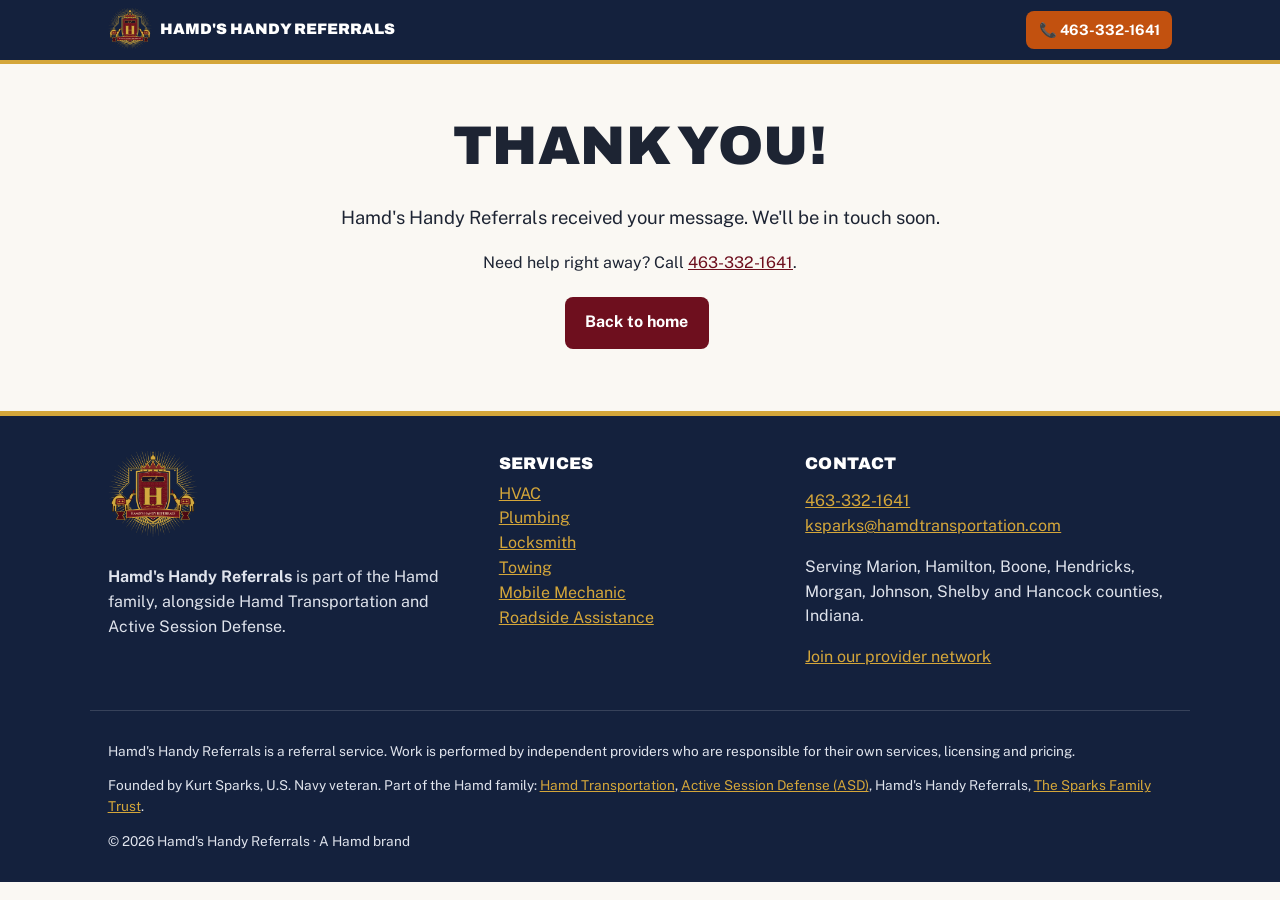
<file: thanks.html>
<!doctype html><html lang="en"><head><meta charset="utf-8"><meta name="viewport" content="width=device-width,initial-scale=1">

<!--seo--><title>Thank You | Hamd's Handy Referrals</title><meta name="description" content="Hamd&#x27;s Handy Referrals received your message and will be in touch soon. Call 463-332-1641 for help right away."><link rel="canonical" href="https://referrals.hamdtransportation.com/thanks.html"><meta name="robots" content="noindex"><meta property="og:type" content="website"><meta property="og:site_name" content="Hamd&#x27;s Handy Referrals"><meta property="og:title" content="Thank You | Hamd&#x27;s Handy Referrals"><meta property="og:description" content="Hamd&#x27;s Handy Referrals received your message and will be in touch soon. Call 463-332-1641 for help right away."><meta property="og:url" content="https://referrals.hamdtransportation.com/thanks.html"><meta property="og:image" content="https://referrals.hamdtransportation.com/assets/crest.png"><meta property="og:locale" content="en_US"><meta name="twitter:card" content="summary_large_image"><script type="application/ld+json">
{
 "@context": "https://schema.org",
 "@graph": [
  {
   "@type": "Organization",
   "@id": "https://hamdtransportation.com/#org",
   "name": "Hamd Transportation LLC",
   "url": "https://hamdtransportation.com",
   "founder": {
    "@id": "https://referrals.hamdtransportation.com/#kurt-sparks"
   },
   "subOrganization": [
    {
     "@id": "https://referrals.hamdtransportation.com/#hhr"
    },
    {
     "@type": "Organization",
     "name": "The Sparks Family Trust",
     "url": "https://www.google.com/maps/place/The+Sparks+Family+Trust/@39.7718047,-86.0951598,17z/data=!3m1!4b1!4m6!3m5!1s0x886b514a44e98f8f:0x662f63c8d08b95a8!8m2!3d39.7718047!4d-86.0951598!16s%2Fg%2F11z13fm9kf",
     "telephone": "+1-317-520-6662"
    }
   ],
   "brand": {
    "@type": "Brand",
    "name": "Hamd's Handy Referrals",
    "url": "https://referrals.hamdtransportation.com/"
   }
  },
  {
   "@type": "Person",
   "@id": "https://referrals.hamdtransportation.com/#kurt-sparks",
   "name": "Kurt Sparks",
   "jobTitle": "Founder",
   "worksFor": {
    "@id": "https://hamdtransportation.com/#org"
   },
   "sameAs": [
    "https://hamdtransportation.com",
    "https://www.activesessiondefense.com"
   ]
  },
  {
   "@type": "LocalBusiness",
   "@id": "https://referrals.hamdtransportation.com/#hhr",
   "name": "Hamd's Handy Referrals",
   "url": "https://referrals.hamdtransportation.com/",
   "logo": "https://referrals.hamdtransportation.com/assets/crest.png",
   "image": "https://referrals.hamdtransportation.com/assets/crest.png",
   "telephone": "+1-463-332-1641",
   "email": "ksparks@hamdtransportation.com",
   "founder": {
    "@id": "https://referrals.hamdtransportation.com/#kurt-sparks"
   },
   "parentOrganization": {
    "@id": "https://hamdtransportation.com/#org"
   },
   "areaServed": [
    {
     "@type": "City",
     "name": "Indianapolis, IN"
    },
    {
     "@type": "AdministrativeArea",
     "name": "Marion County, IN"
    },
    {
     "@type": "AdministrativeArea",
     "name": "Hamilton County, IN"
    },
    {
     "@type": "AdministrativeArea",
     "name": "Boone County, IN"
    },
    {
     "@type": "AdministrativeArea",
     "name": "Hendricks County, IN"
    },
    {
     "@type": "AdministrativeArea",
     "name": "Morgan County, IN"
    },
    {
     "@type": "AdministrativeArea",
     "name": "Johnson County, IN"
    },
    {
     "@type": "AdministrativeArea",
     "name": "Shelby County, IN"
    },
    {
     "@type": "AdministrativeArea",
     "name": "Hancock County, IN"
    }
   ]
  }
 ]
}
</script><!--/seo--><link rel="icon" href="assets/favicon.png"><link rel="preconnect" href="https://fonts.googleapis.com"><link rel="preconnect" href="https://fonts.gstatic.com" crossorigin>
<link href="https://fonts.googleapis.com/css2?family=Archivo:wght@800;900&family=Public+Sans:wght@400;600;700&display=swap" rel="stylesheet">
<link rel="stylesheet" href="styles.css"></head><body>
<header class="top"><div class="wrap bar"><a class="brand" href="index.html"><img src="assets/crest.png" alt="" width="44" height="44"><span>Hamd's Handy Referrals</span></a>
<a class="btn btn-call sm" href="tel:4633321641">📞 463-332-1641</a></div></header><main><section class="sec"><div class="wrap narrow center"><h1>Thank you!</h1><p class="lead">Hamd's Handy Referrals received your message. We'll be in touch soon.</p><p>Need help right away? Call <a href="tel:4633321641">463-332-1641</a>.</p><p><a class="btn btn-main" href="index.html">Back to home</a></p></div></section></main><footer class="foot"><div class="wrap fgrid">
<div><img src="assets/crest.png" alt="Hamd's Handy Referrals crest" width="90" height="90" loading="lazy"><p><strong>Hamd's Handy Referrals</strong> is part of the Hamd family, alongside Hamd Transportation and Active Session Defense.</p></div>
<div><h3>Services</h3><ul><li><a href="hvac.html">HVAC</a></li><li><a href="plumbing.html">Plumbing</a></li><li><a href="locksmith.html">Locksmith</a></li><li><a href="towing.html">Towing</a></li><li><a href="mobile-mechanic.html">Mobile Mechanic</a></li><li><a href="roadside.html">Roadside Assistance</a></li></ul></div>
<div><h3>Contact</h3><p><a href="tel:4633321641">463-332-1641</a><br><a href="mailto:ksparks@hamdtransportation.com">ksparks@hamdtransportation.com</a></p><p>Serving Marion, Hamilton, Boone, Hendricks, Morgan, Johnson, Shelby and Hancock counties, Indiana.</p><p><a href="providers.html">Join our provider network</a></p></div></div>
<div class="wrap disc"><p>Hamd's Handy Referrals is a referral service. Work is performed by independent providers who are responsible for their own services, licensing and pricing.</p><p class="family">Founded by Kurt Sparks, U.S. Navy veteran. Part of the Hamd family: <a href="https://www.hamdtransportation.com" target="_blank" rel="noopener">Hamd Transportation</a>, <a href="https://www.activesessiondefense.com" target="_blank" rel="noopener">Active Session Defense (ASD)</a>, Hamd's Handy Referrals, <a href="https://www.google.com/maps/place/The+Sparks+Family+Trust/@39.7718047,-86.0951598,17z/data=!3m1!4b1!4m6!3m5!1s0x886b514a44e98f8f:0x662f63c8d08b95a8!8m2!3d39.7718047!4d-86.0951598!16s%2Fg%2F11z13fm9kf" target="_blank" rel="noopener">The Sparks Family Trust</a>.</p><p>&copy; 2026 Hamd's Handy Referrals &middot; A Hamd brand</p></div></footer></body></html>
</file>
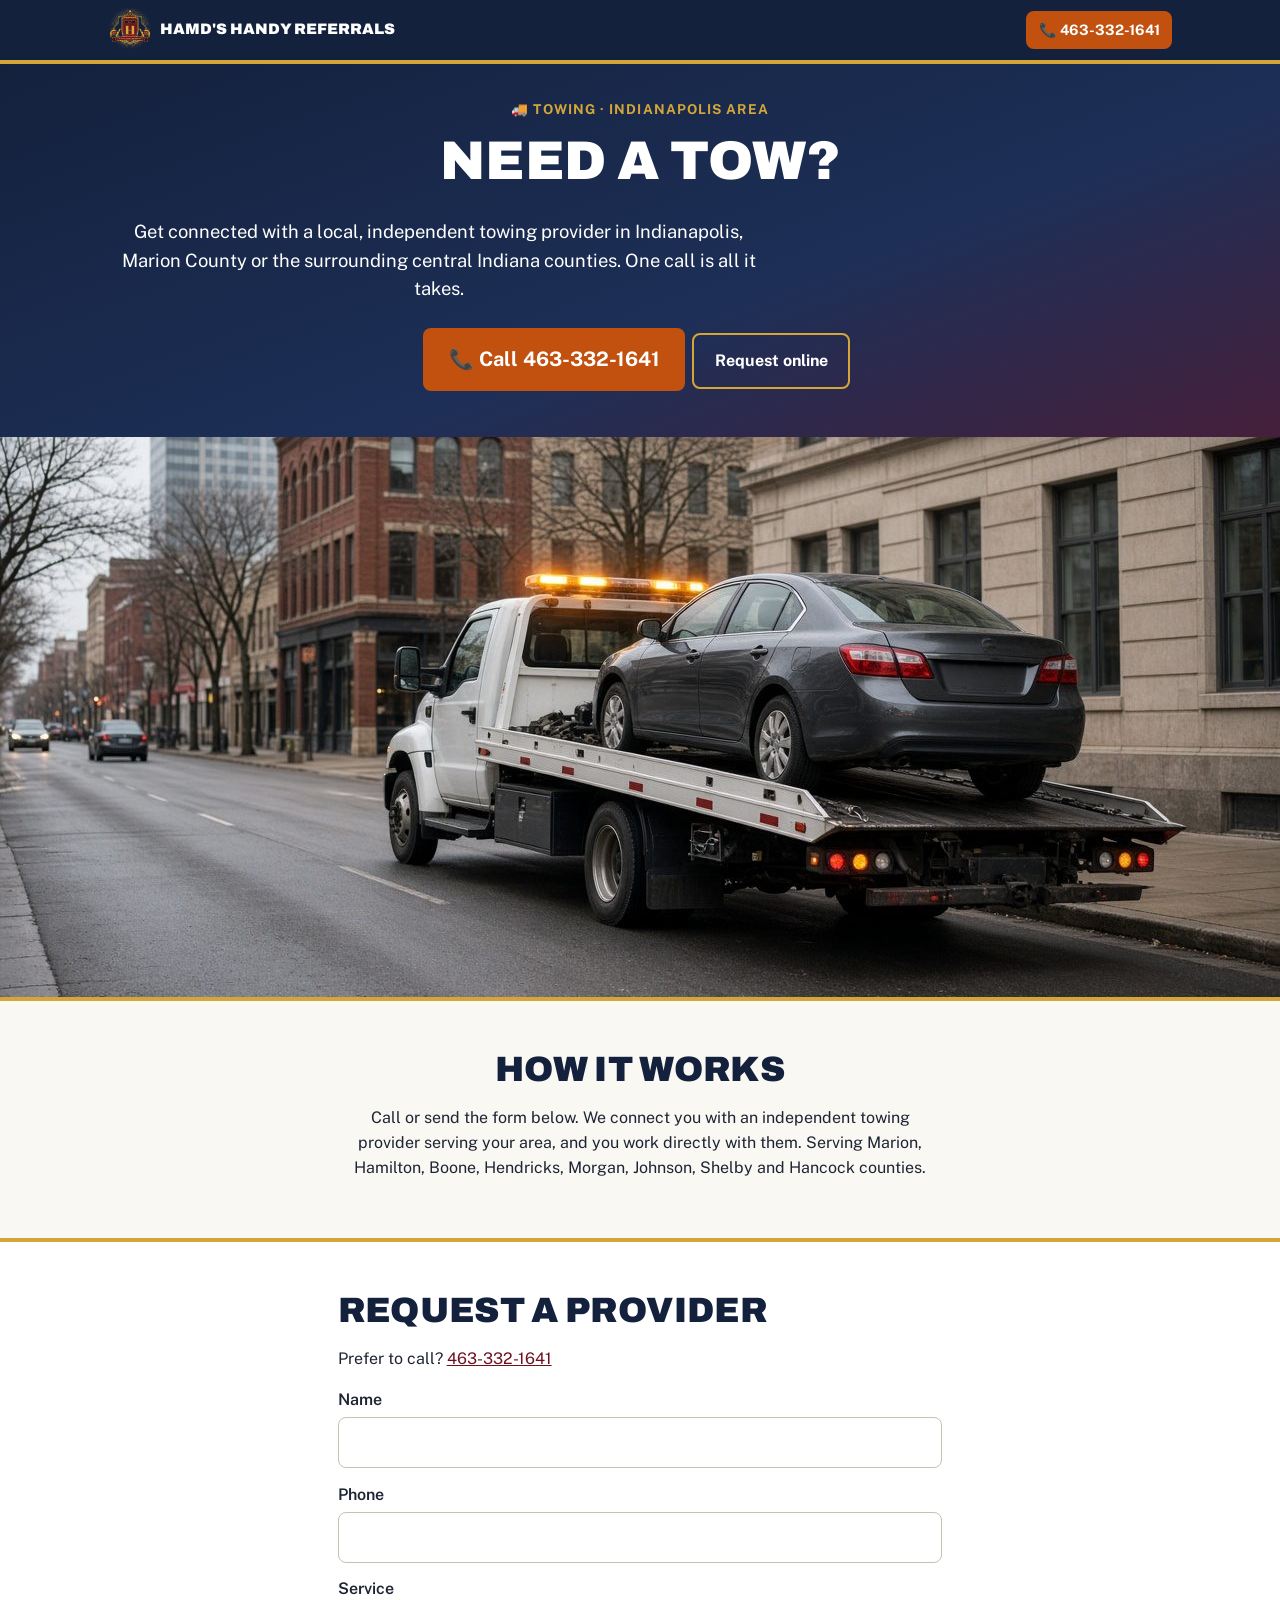
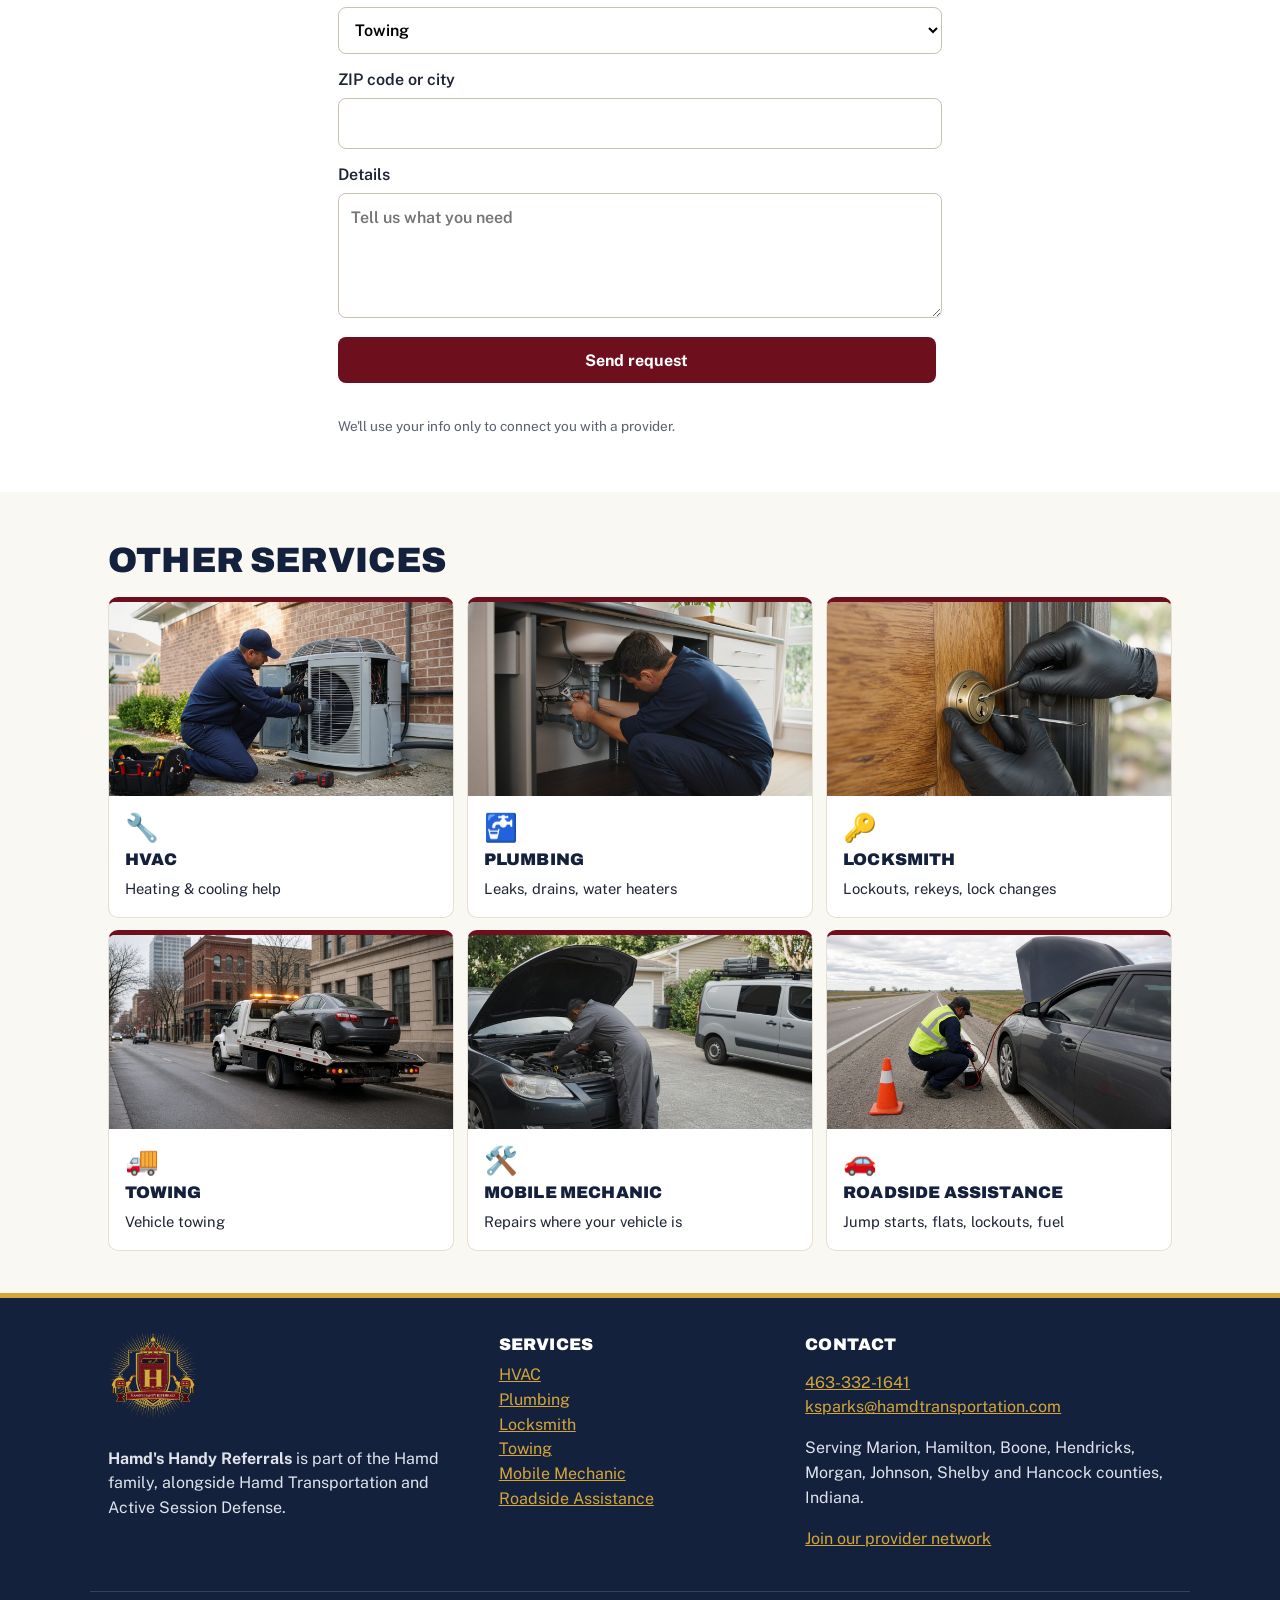
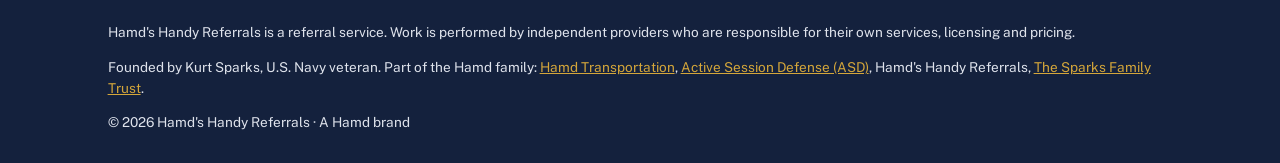
<file: towing.html>
<!doctype html><html lang="en"><head><meta charset="utf-8"><meta name="viewport" content="width=device-width,initial-scale=1">

<!--seo--><title>Towing Referrals in Indianapolis | Hamd's Handy Referrals</title><meta name="description" content="Need a tow? Hamd&#x27;s Handy Referrals connects you with a local, independent towing provider in Indianapolis and the surrounding central Indiana counties."><link rel="canonical" href="https://referrals.hamdtransportation.com/towing.html"><meta property="og:type" content="website"><meta property="og:site_name" content="Hamd&#x27;s Handy Referrals"><meta property="og:title" content="Towing Referrals in Indianapolis | Hamd&#x27;s Handy Referrals"><meta property="og:description" content="Need a tow? Hamd&#x27;s Handy Referrals connects you with a local, independent towing provider in Indianapolis and the surrounding central Indiana counties."><meta property="og:url" content="https://referrals.hamdtransportation.com/towing.html"><meta property="og:image" content="https://referrals.hamdtransportation.com/assets/hero_towing.jpg"><meta property="og:locale" content="en_US"><meta name="twitter:card" content="summary_large_image"><script type="application/ld+json">
{
 "@context": "https://schema.org",
 "@graph": [
  {
   "@type": "Organization",
   "@id": "https://hamdtransportation.com/#org",
   "name": "Hamd Transportation LLC",
   "url": "https://hamdtransportation.com",
   "founder": {
    "@id": "https://referrals.hamdtransportation.com/#kurt-sparks"
   },
   "subOrganization": [
    {
     "@id": "https://referrals.hamdtransportation.com/#hhr"
    },
    {
     "@type": "Organization",
     "name": "The Sparks Family Trust",
     "url": "https://www.google.com/maps/place/The+Sparks+Family+Trust/@39.7718047,-86.0951598,17z/data=!3m1!4b1!4m6!3m5!1s0x886b514a44e98f8f:0x662f63c8d08b95a8!8m2!3d39.7718047!4d-86.0951598!16s%2Fg%2F11z13fm9kf",
     "telephone": "+1-317-520-6662"
    }
   ],
   "brand": {
    "@type": "Brand",
    "name": "Hamd's Handy Referrals",
    "url": "https://referrals.hamdtransportation.com/"
   }
  },
  {
   "@type": "Person",
   "@id": "https://referrals.hamdtransportation.com/#kurt-sparks",
   "name": "Kurt Sparks",
   "jobTitle": "Founder",
   "worksFor": {
    "@id": "https://hamdtransportation.com/#org"
   },
   "sameAs": [
    "https://hamdtransportation.com",
    "https://www.activesessiondefense.com"
   ]
  },
  {
   "@type": "LocalBusiness",
   "@id": "https://referrals.hamdtransportation.com/#hhr",
   "name": "Hamd's Handy Referrals",
   "url": "https://referrals.hamdtransportation.com/",
   "logo": "https://referrals.hamdtransportation.com/assets/crest.png",
   "image": "https://referrals.hamdtransportation.com/assets/crest.png",
   "telephone": "+1-463-332-1641",
   "email": "ksparks@hamdtransportation.com",
   "founder": {
    "@id": "https://referrals.hamdtransportation.com/#kurt-sparks"
   },
   "parentOrganization": {
    "@id": "https://hamdtransportation.com/#org"
   },
   "areaServed": [
    {
     "@type": "City",
     "name": "Indianapolis, IN"
    },
    {
     "@type": "AdministrativeArea",
     "name": "Marion County, IN"
    },
    {
     "@type": "AdministrativeArea",
     "name": "Hamilton County, IN"
    },
    {
     "@type": "AdministrativeArea",
     "name": "Boone County, IN"
    },
    {
     "@type": "AdministrativeArea",
     "name": "Hendricks County, IN"
    },
    {
     "@type": "AdministrativeArea",
     "name": "Morgan County, IN"
    },
    {
     "@type": "AdministrativeArea",
     "name": "Johnson County, IN"
    },
    {
     "@type": "AdministrativeArea",
     "name": "Shelby County, IN"
    },
    {
     "@type": "AdministrativeArea",
     "name": "Hancock County, IN"
    }
   ]
  },
  {
   "@type": "Service",
   "name": "Towing referrals in Indianapolis",
   "serviceType": "Towing referral",
   "url": "https://referrals.hamdtransportation.com/towing.html",
   "provider": {
    "@id": "https://referrals.hamdtransportation.com/#hhr"
   },
   "areaServed": {
    "@type": "City",
    "name": "Indianapolis, IN"
   }
  }
 ]
}
</script><!--/seo--><link rel="icon" href="assets/favicon.png"><link rel="preconnect" href="https://fonts.googleapis.com"><link rel="preconnect" href="https://fonts.gstatic.com" crossorigin>
<link href="https://fonts.googleapis.com/css2?family=Archivo:wght@800;900&family=Public+Sans:wght@400;600;700&display=swap" rel="stylesheet">
<link rel="stylesheet" href="styles.css"></head><body>
<header class="top"><div class="wrap bar"><a class="brand" href="index.html"><img src="assets/crest.png" alt="" width="44" height="44"><span>Hamd's Handy Referrals</span></a>
<a class="btn btn-call sm" href="tel:4633321641">📞 463-332-1641</a></div></header><main>
<section class="hero sm"><div class="wrap center"><p class="eyebrow">🚚 Towing &middot; Indianapolis area</p><h1>Need a tow?</h1><p class="lead">Get connected with a local, independent towing provider in Indianapolis, Marion County or the surrounding central Indiana counties. One call is all it takes.</p>
<a class="btn btn-call big" href="tel:4633321641">📞 Call 463-332-1641</a><a class="btn btn-ghost" href="#request">Request online</a></div></section>
<figure class="hero-img"><img src="assets/hero_towing.jpg" alt="Tow truck loading a car on a city street" width="1280" height="720" loading="eager"></figure>
<section class="sec"><div class="wrap narrow center"><h2>How it works</h2><p>Call or send the form below. We connect you with an independent towing provider serving your area, and you work directly with them. Serving Marion, Hamilton, Boone, Hendricks, Morgan, Johnson, Shelby and Hancock counties.</p></div></section>
<section class="sec alt" id="request"><div class="wrap narrow"><h2>Request a provider</h2><p>Prefer to call? <a href="tel:4633321641">463-332-1641</a></p>
<!-- Form delivered by FormSubmit to ksparks@hamdtransportation.com. First submission triggers a one-time activation email. -->
<form class="form" action="https://formsubmit.co/ksparks@hamdtransportation.com" method="POST">
<input type="hidden" name="_subject" value="New customer request - Hamd's Handy Referrals">
<input type="hidden" name="_next" value="https://referrals.hamdtransportation.com/thanks.html">
<input type="hidden" name="_template" value="table">
<label>Name<input name="name" required autocomplete="name"></label>
<label>Phone<input name="phone" type="tel" required autocomplete="tel"></label>
<label>Service<select name="service" required><option value="">Choose a service</option><option>HVAC</option><option>Plumbing</option><option>Locksmith</option><option selected>Towing</option><option>Mobile Mechanic</option><option>Roadside Assistance</option></select></label>
<label>ZIP code or city<input name="location" required autocomplete="postal-code"></label>
<label>Details<textarea name="details" rows="4" placeholder="Tell us what you need"></textarea></label>
<button class="btn btn-main" type="submit">Send request</button>
<p class="small">We'll use your info only to connect you with a provider.</p></form></div></section><section class="sec"><div class="wrap"><h2>Other services</h2><div class="cards"><a class="card" href="hvac.html"><img class="thumb" src="assets/hero_hvac.jpg" alt="HVAC technician servicing an outdoor air conditioning unit" width="1280" height="720" loading="lazy"><span class="ic">🔧</span><h3>HVAC</h3><p>Heating & cooling help</p></a><a class="card" href="plumbing.html"><img class="thumb" src="assets/hero_plumbing.jpg" alt="Plumber repairing pipes under a kitchen sink" width="1280" height="720" loading="lazy"><span class="ic">🚰</span><h3>Plumbing</h3><p>Leaks, drains, water heaters</p></a><a class="card" href="locksmith.html"><img class="thumb" src="assets/hero_locksmith.jpg" alt="Locksmith working on a residential door lock" width="1280" height="720" loading="lazy"><span class="ic">🔑</span><h3>Locksmith</h3><p>Lockouts, rekeys, lock changes</p></a><a class="card" href="towing.html"><img class="thumb" src="assets/hero_towing.jpg" alt="Tow truck loading a car on a city street" width="1280" height="720" loading="lazy"><span class="ic">🚚</span><h3>Towing</h3><p>Vehicle towing</p></a><a class="card" href="mobile-mechanic.html"><img class="thumb" src="assets/hero_mobile_mechanic.jpg" alt="Mobile mechanic repairing a car in a driveway" width="1280" height="720" loading="lazy"><span class="ic">🛠️</span><h3>Mobile Mechanic</h3><p>Repairs where your vehicle is</p></a><a class="card" href="roadside.html"><img class="thumb" src="assets/hero_roadside.jpg" alt="Roadside assistance jump-starting a car on a highway shoulder" width="1280" height="720" loading="lazy"><span class="ic">🚗</span><h3>Roadside Assistance</h3><p>Jump starts, flats, lockouts, fuel</p></a></div></div></section></main><footer class="foot"><div class="wrap fgrid">
<div><img src="assets/crest.png" alt="Hamd's Handy Referrals crest" width="90" height="90" loading="lazy"><p><strong>Hamd's Handy Referrals</strong> is part of the Hamd family, alongside Hamd Transportation and Active Session Defense.</p></div>
<div><h3>Services</h3><ul><li><a href="hvac.html">HVAC</a></li><li><a href="plumbing.html">Plumbing</a></li><li><a href="locksmith.html">Locksmith</a></li><li><a href="towing.html">Towing</a></li><li><a href="mobile-mechanic.html">Mobile Mechanic</a></li><li><a href="roadside.html">Roadside Assistance</a></li></ul></div>
<div><h3>Contact</h3><p><a href="tel:4633321641">463-332-1641</a><br><a href="mailto:ksparks@hamdtransportation.com">ksparks@hamdtransportation.com</a></p><p>Serving Marion, Hamilton, Boone, Hendricks, Morgan, Johnson, Shelby and Hancock counties, Indiana.</p><p><a href="providers.html">Join our provider network</a></p></div></div>
<div class="wrap disc"><p>Hamd's Handy Referrals is a referral service. Work is performed by independent providers who are responsible for their own services, licensing and pricing.</p><p class="family">Founded by Kurt Sparks, U.S. Navy veteran. Part of the Hamd family: <a href="https://www.hamdtransportation.com" target="_blank" rel="noopener">Hamd Transportation</a>, <a href="https://www.activesessiondefense.com" target="_blank" rel="noopener">Active Session Defense (ASD)</a>, Hamd's Handy Referrals, <a href="https://www.google.com/maps/place/The+Sparks+Family+Trust/@39.7718047,-86.0951598,17z/data=!3m1!4b1!4m6!3m5!1s0x886b514a44e98f8f:0x662f63c8d08b95a8!8m2!3d39.7718047!4d-86.0951598!16s%2Fg%2F11z13fm9kf" target="_blank" rel="noopener">The Sparks Family Trust</a>.</p><p>&copy; 2026 Hamd's Handy Referrals &middot; A Hamd brand</p></div></footer></body></html>
</file>
<file: styles.css>
:root{--navy:#14213D;--maroon:#6E0F1E;--gold:#D4A63A;--orange:#C2510F;--ink:#1d2433;--bg:#faf8f3}
*{box-sizing:border-box}body{margin:0;font-family:'Public Sans',system-ui,sans-serif;color:var(--ink);background:var(--bg);line-height:1.55}
img{max-width:100%;height:auto}a{color:var(--maroon)}
h1,h2,h3{font-family:'Archivo',Impact,sans-serif;font-weight:900;text-transform:uppercase;line-height:1.1;margin:.2em 0 .5em;letter-spacing:.01em}
h1{font-size:clamp(2rem,7vw,3.4rem)}h2{font-size:clamp(1.5rem,5vw,2.2rem);color:var(--navy)}h3{font-size:1.05rem}
.wrap{max-width:1100px;margin:0 auto;padding:0 1.1rem}.narrow{max-width:640px}.center{text-align:center}
.top{background:var(--navy);border-bottom:4px solid var(--gold);position:sticky;top:0;z-index:5}
.bar{display:flex;align-items:center;justify-content:space-between;gap:.6rem;padding:.5rem 1.1rem}
.brand{display:flex;align-items:center;gap:.5rem;color:#fff;text-decoration:none;font-family:'Archivo',sans-serif;font-weight:900;text-transform:uppercase;font-size:.95rem}
.btn{display:inline-block;font-weight:700;text-decoration:none;border-radius:8px;padding:.85rem 1.3rem;border:0;cursor:pointer;font-size:1rem;margin:.3rem .4rem .3rem 0;font-family:inherit}
.btn-call{background:var(--orange);color:#fff}.btn-call:hover{background:#a5440c}.btn-call.sm{padding:.5rem .8rem;font-size:.9rem;margin:0;white-space:nowrap}
.btn-call.big{font-size:1.25rem;padding:1rem 1.6rem}
.btn-main{background:var(--maroon);color:#fff}.btn-ghost{background:transparent;color:#fff;border:2px solid var(--gold)}
.hero{background:linear-gradient(160deg,var(--navy) 0%,#1d2f57 60%,var(--maroon) 140%);color:#fff;padding:2.2rem 0 2.6rem}
.hero h1{color:#fff}.hgrid{display:grid;gap:1.2rem;text-align:center;justify-items:center}.crest{width:210px}
.eyebrow{color:var(--gold);font-weight:700;text-transform:uppercase;letter-spacing:.08em;font-size:.85rem;margin:0}
.lead{font-size:1.15rem;max-width:36em;margin:0 auto 1.2rem}
.sec{padding:2.6rem 0}.alt{background:#fff;border-top:4px solid var(--gold)}.navy{background:var(--navy);color:#fff}.navy h2{color:var(--gold)}
.cta{background:var(--maroon);color:#fff}.cta h2{color:#fff}.cta .btn-main{background:var(--gold);color:var(--navy)}
.cards{display:grid;grid-template-columns:repeat(2,1fr);gap:.8rem}
.card{background:#fff;border:1px solid #e6e0d2;border-top:5px solid var(--maroon);border-radius:10px;padding:1rem;text-decoration:none;color:var(--ink)}
a.card:hover{border-top-color:var(--orange);box-shadow:0 4px 14px rgba(0,0,0,.08)}.card h3{color:var(--navy)}.card p{margin:0;font-size:.92rem}.ic{font-size:1.7rem}
.perks{grid-template-columns:1fr;margin-bottom:1.2rem}
.steps{list-style:none;padding:0;display:grid;gap:1rem;margin:0}.steps li{background:rgba(255,255,255,.06);border-left:4px solid var(--gold);padding:1rem;border-radius:8px}
.steps span{display:inline-grid;place-items:center;width:2.2rem;height:2.2rem;border-radius:50%;background:var(--orange);font-weight:900;font-family:'Archivo'}.steps p{margin:0}
.form{display:grid;gap:.9rem}.form label{display:grid;gap:.3rem;font-weight:600}
.form input,.form select,.form textarea{font:inherit;padding:.75rem;border:1.5px solid #c9c2b1;border-radius:8px;background:#fff;width:100%}
.form input:focus,.form select:focus,.form textarea:focus{outline:3px solid var(--gold);border-color:var(--navy)}.small{font-size:.85rem;color:#5a6070}
.foot{background:var(--navy);color:#dfe3ec;padding:2.2rem 0 1rem;border-top:5px solid var(--gold)}.foot a{color:var(--gold)}.foot h3{color:#fff}
.fgrid{display:grid;gap:1.5rem}.foot ul{list-style:none;padding:0;margin:0}.disc{border-top:1px solid rgba(255,255,255,.15);margin-top:1.5rem;padding-top:1rem;font-size:.85rem}
@media(max-width:420px){.brand span{font-size:.8rem}}
@media(min-width:760px){.hgrid{grid-template-columns:320px 1fr;text-align:left;justify-items:start}.crest{width:300px}.lead{margin-left:0}
.cards{grid-template-columns:repeat(3,1fr)}.perks{grid-template-columns:repeat(4,1fr)}.steps{grid-template-columns:repeat(3,1fr)}.fgrid{grid-template-columns:1.3fr 1fr 1.3fr}}
.hero-img{margin:0;background:var(--navy);border-bottom:4px solid var(--gold)}.hero-img img{display:block;width:100%;max-width:1280px;margin:0 auto;aspect-ratio:16/7;object-fit:cover}
@media(max-width:640px){.hero-img img{aspect-ratio:4/3}}
.card .thumb{display:block;width:calc(100% + 2rem);max-width:none;margin:-1rem -1rem .6rem;aspect-ratio:16/9;object-fit:cover;border-radius:5px 5px 0 0}
</file>
